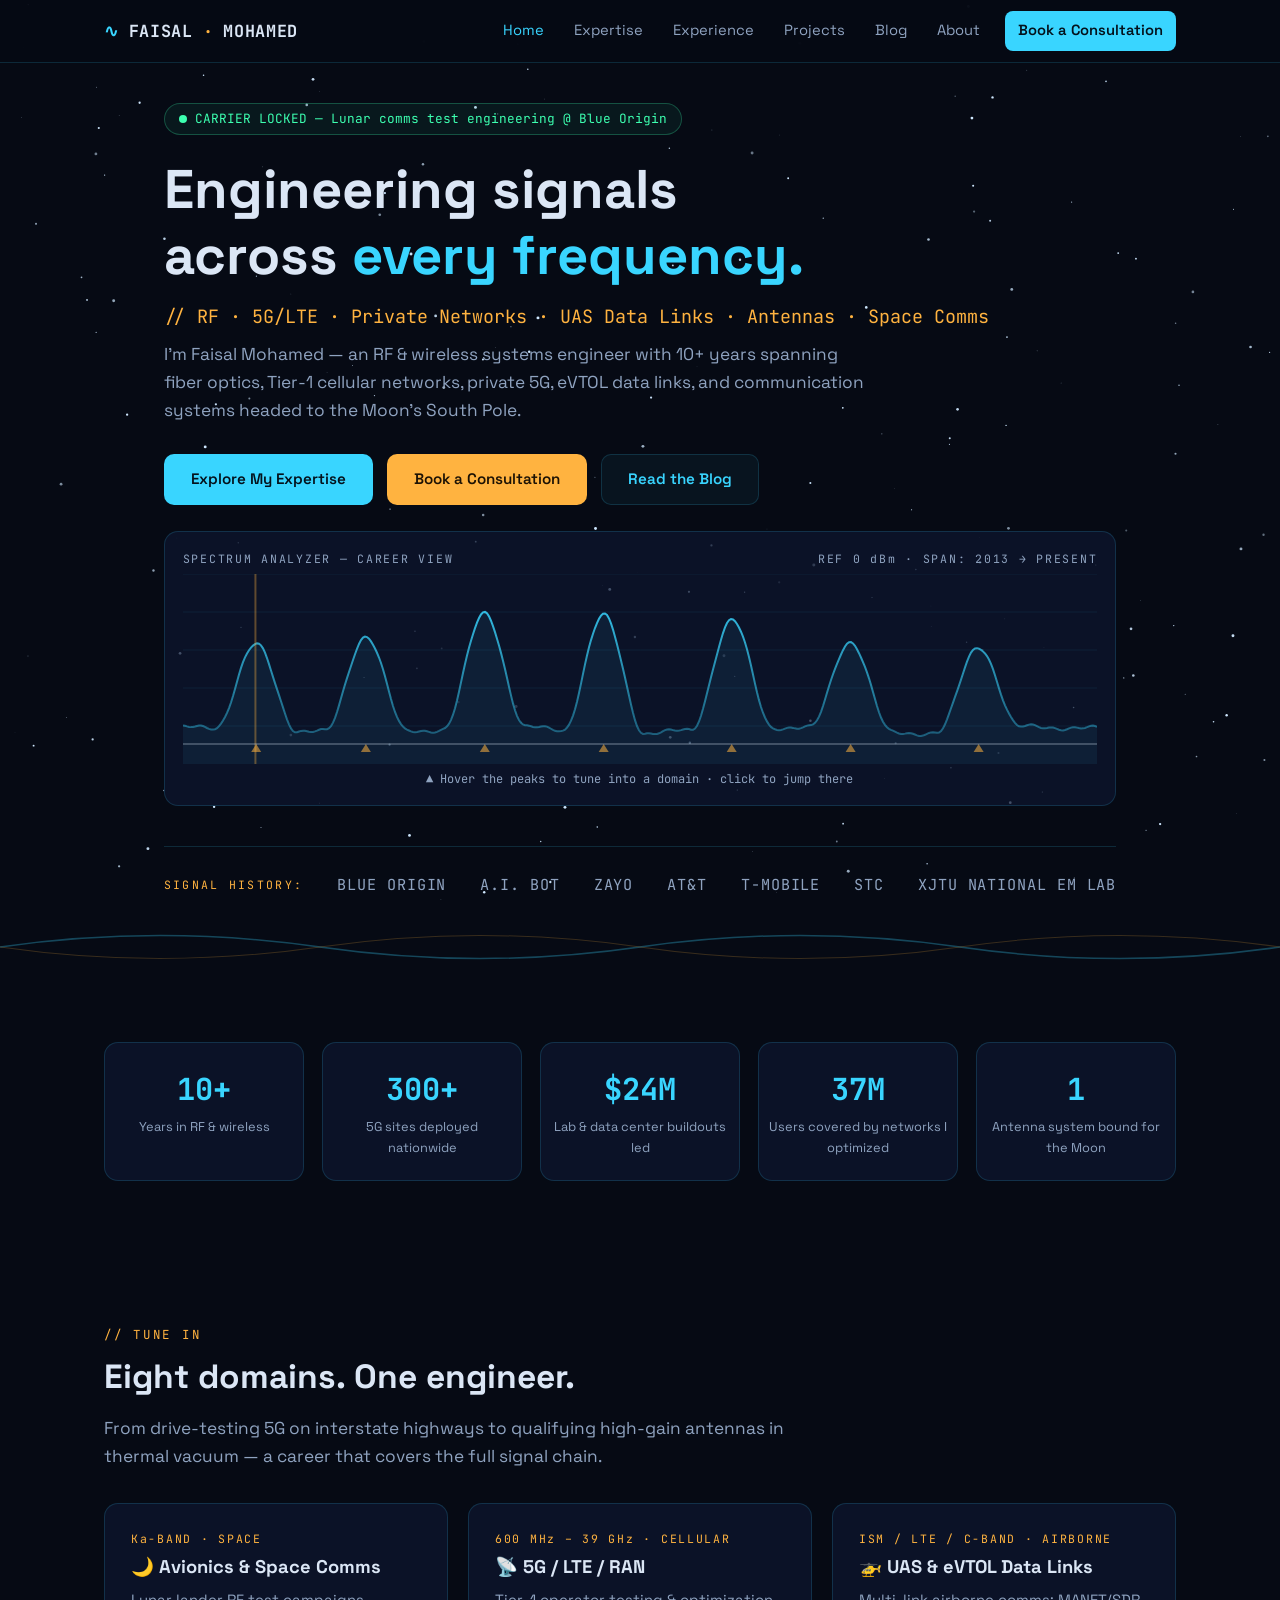
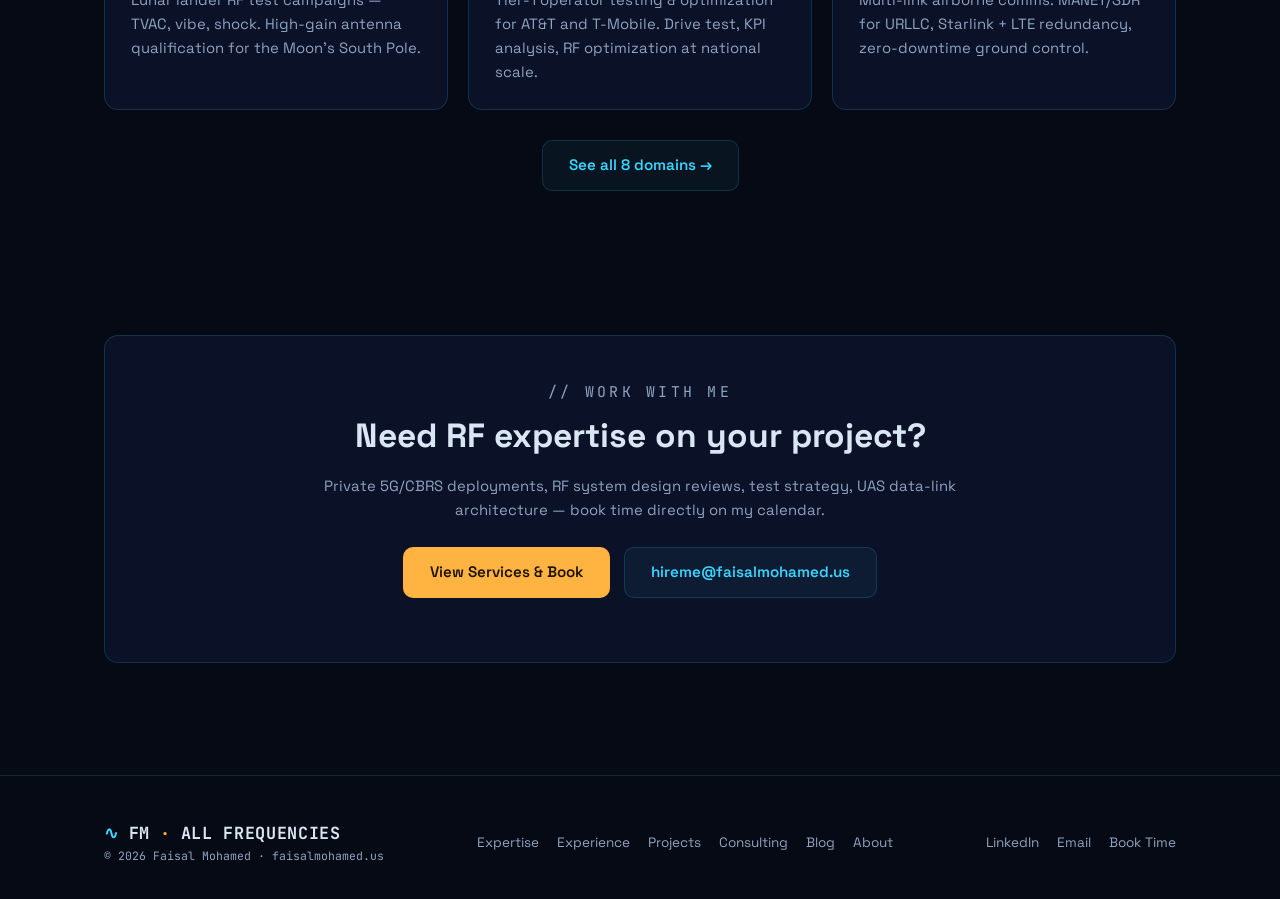
<file: index.html>
<!DOCTYPE html>
<html lang="en">
<head>
<meta charset="UTF-8">
<meta name="viewport" content="width=device-width, initial-scale=1.0">
<title>Faisal Mohamed — RF &amp; Wireless Systems Engineer | All Frequencies</title>
<meta name="description" content="Faisal Mohamed — RF & Wireless Systems Engineer. 10+ years across 5G/LTE RAN, private networks & CBRS, UAS data links, antenna design, and lunar spacecraft communications. Consulting & engineering services.">
<meta property="og:title" content="Faisal Mohamed — All Frequencies">
<meta property="og:description" content="RF & Wireless Systems Engineer — from fiber optics to the Moon.">
<meta property="og:url" content="https://faisalmohamed.us/">
<meta property="og:type" content="website">
<link rel="preconnect" href="https://fonts.googleapis.com">
<link href="https://fonts.googleapis.com/css2?family=Space+Grotesk:wght@400;500;700&family=JetBrains+Mono:wght@400;700&display=swap" rel="stylesheet">
<link rel="stylesheet" href="style.css">
<script type="application/ld+json">
{
  "@context": "https://schema.org",
  "@type": "Person",
  "name": "Faisal Mohamed",
  "jobTitle": "RF & Wireless Systems Engineer",
  "url": "https://faisalmohamed.us",
  "email": "mailto:hireme@faisalmohamed.us",
  "sameAs": ["https://www.linkedin.com/in/faisal4allfrequencies"],
  "knowsAbout": ["RF Engineering","5G","LTE","CBRS","Antenna Design","Avionics Testing","EMI/EMC","Satellite Communications","UAS Data Links"]
}
</script>
</head>
<body>
<canvas id="starfield"></canvas>

<header class="site">
  <div class="wrap">
    <a class="logo" href="index.html"><span class="wave">∿</span>FAISAL<span class="dot">·</span>MOHAMED</a>
    <button id="navToggle" aria-label="Menu">☰</button>
    <nav class="main">
      <a href="index.html">Home</a>
      <a href="expertise.html">Expertise</a>
      <a href="experience.html">Experience</a>
      <a href="projects.html">Projects</a>
      <a href="blog.html">Blog</a>
      <a href="about.html">About</a>
      <a href="consulting.html" class="cta">Book a Consultation</a>
    </nav>
  </div>
</header>

<main>
  <!-- HERO -->
  <section class="hero">
    <div class="wrap">
      <span class="status">CARRIER LOCKED — Lunar comms test engineering @ Blue Origin</span>
      <h1>Engineering signals<br>across <span class="accent">every frequency.</span></h1>
      <p class="tagline">// RF · 5G/LTE · Private Networks · UAS Data Links · Antennas · Space Comms</p>
      <p class="lead">I'm Faisal Mohamed — an RF &amp; wireless systems engineer with 10+ years spanning fiber optics, Tier-1 cellular networks, private 5G, eVTOL data links, and communication systems headed to the Moon's South Pole.</p>
      <div class="btn-row">
        <a class="btn primary" href="expertise.html">Explore My Expertise</a>
        <a class="btn amber" href="consulting.html">Book a Consultation</a>
        <a class="btn ghost" href="blog.html">Read the Blog</a>
      </div>

      <div class="spectrum-box">
        <div class="label"><span>SPECTRUM ANALYZER — CAREER VIEW</span><span>REF 0 dBm · SPAN: 2013 → PRESENT</span></div>
        <canvas id="spectrum"></canvas>
        <div id="bandTip"></div>
        <div class="spectrum-hint">▲ Hover the peaks to tune into a domain · click to jump there</div>
      </div>

      <div class="employers">
        <span class="lbl">Signal history:</span>
        <span>BLUE ORIGIN</span><span>A.I. BOT</span><span>ZAYO</span><span>AT&amp;T</span><span>T-MOBILE</span><span>STC</span><span>XJTU NATIONAL EM LAB</span>
      </div>
    </div>
  </section>

  <div class="wave-divider"><svg viewBox="0 0 1200 46" preserveAspectRatio="none"><path d="M0,23 Q75,0 150,23 T300,23 T450,23 T600,23 T750,23 T900,23 T1050,23 T1200,23" fill="none" stroke="#39d5ff" stroke-width="1.5" opacity="0.6"/><path d="M0,23 Q75,46 150,23 T300,23 T450,23 T600,23 T750,23 T900,23 T1050,23 T1200,23" fill="none" stroke="#ffb340" stroke-width="1" opacity="0.4"/></svg></div>

  <!-- STATS -->
  <section>
    <div class="wrap">
      <div class="stats reveal">
        <div class="stat"><div class="num">10+</div><div class="lbl">Years in RF &amp; wireless</div></div>
        <div class="stat"><div class="num">300+</div><div class="lbl">5G sites deployed nationwide</div></div>
        <div class="stat"><div class="num">$24M</div><div class="lbl">Lab &amp; data center buildouts led</div></div>
        <div class="stat"><div class="num">37M</div><div class="lbl">Users covered by networks I optimized</div></div>
        <div class="stat"><div class="num">1</div><div class="lbl">Antenna system bound for the Moon</div></div>
      </div>
    </div>
  </section>

  <!-- DOMAIN PREVIEW -->
  <section>
    <div class="wrap">
      <p class="kicker">// Tune In</p>
      <h2>Eight domains. One engineer.</h2>
      <p class="lead" style="margin-bottom:32px">From drive-testing 5G on interstate highways to qualifying high-gain antennas in thermal vacuum — a career that covers the full signal chain.</p>
      <div class="grid cols-3">
        <a class="card reveal" href="expertise.html#space" style="color:inherit;text-decoration:none">
          <div class="freq">Ka-BAND · SPACE</div>
          <h3>🌙 Avionics &amp; Space Comms</h3>
          <p>Lunar lander RF test campaigns — TVAC, vibe, shock. High-gain antenna qualification for the Moon's South Pole.</p>
        </a>
        <a class="card reveal" href="expertise.html#ran" style="color:inherit;text-decoration:none">
          <div class="freq">600 MHz – 39 GHz · CELLULAR</div>
          <h3>📡 5G / LTE / RAN</h3>
          <p>Tier-1 operator testing &amp; optimization for AT&amp;T and T-Mobile. Drive test, KPI analysis, RF optimization at national scale.</p>
        </a>
        <a class="card reveal" href="expertise.html#uas" style="color:inherit;text-decoration:none">
          <div class="freq">ISM / LTE / C-BAND · AIRBORNE</div>
          <h3>🚁 UAS &amp; eVTOL Data Links</h3>
          <p>Multi-link airborne comms: MANET/SDR for URLLC, Starlink + LTE redundancy, zero-downtime ground control.</p>
        </a>
      </div>
      <div style="text-align:center;margin-top:30px"><a class="btn ghost" href="expertise.html">See all 8 domains →</a></div>
    </div>
  </section>

  <!-- CONSULT strip -->
  <section>
    <div class="wrap">
      <div class="card reveal" style="text-align:center;padding:44px 26px">
        <p class="kicker">// Work With Me</p>
        <h2>Need RF expertise on your project?</h2>
        <p class="lead" style="margin:0 auto 26px">Private 5G/CBRS deployments, RF system design reviews, test strategy, UAS data-link architecture — book time directly on my calendar.</p>
        <div class="btn-row" style="justify-content:center">
          <a class="btn amber" href="consulting.html">View Services &amp; Book</a>
          <a class="btn ghost" href="mailto:hireme@faisalmohamed.us">hireme@faisalmohamed.us</a>
        </div>
      </div>
    </div>
  </section>
</main>

<footer class="site">
  <div class="wrap">
    <div>
      <div class="logo"><span class="wave">∿</span>FM<span class="dot">·</span>ALL FREQUENCIES</div>
      <div class="fine">© 2026 Faisal Mohamed · faisalmohamed.us</div>
    </div>
    <nav>
      <a href="expertise.html">Expertise</a>
      <a href="experience.html">Experience</a>
      <a href="projects.html">Projects</a>
      <a href="consulting.html">Consulting</a>
      <a href="blog.html">Blog</a>
      <a href="about.html">About</a>
    </nav>
    <nav>
      <a href="https://www.linkedin.com/in/faisal4allfrequencies" target="_blank" rel="noopener">LinkedIn</a>
      <a href="mailto:hireme@faisalmohamed.us">Email</a>
      <a href="https://outlook.office.com/bookwithme/user/b26dcd0c47854907a6004867aa557a21@faisalmohamed.us?anonymous&amp;ismsaljsauthenabled&amp;ep=pcard" target="_blank" rel="noopener">Book Time</a>
    </nav>
  </div>
</footer>

<script src="main.js"></script>
<script src="spectrum.js"></script>
</body>
</html>
</file>
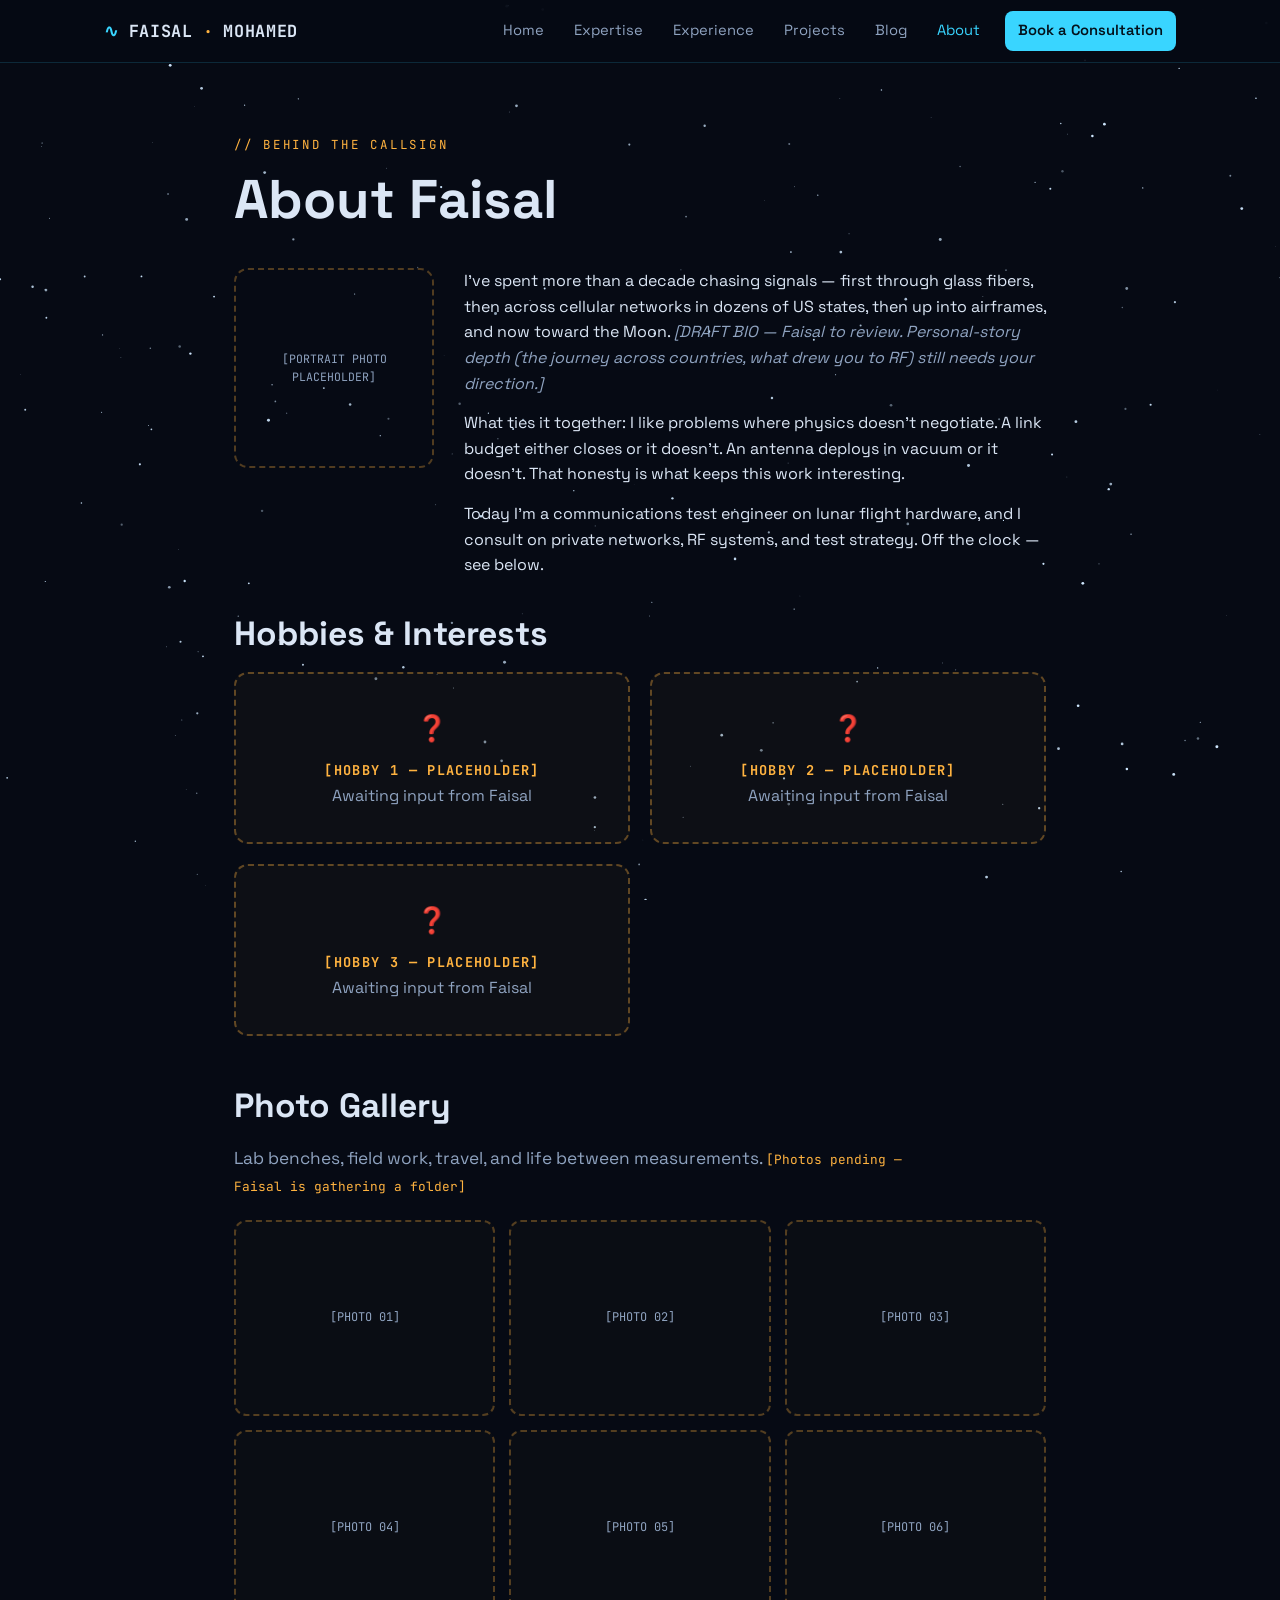
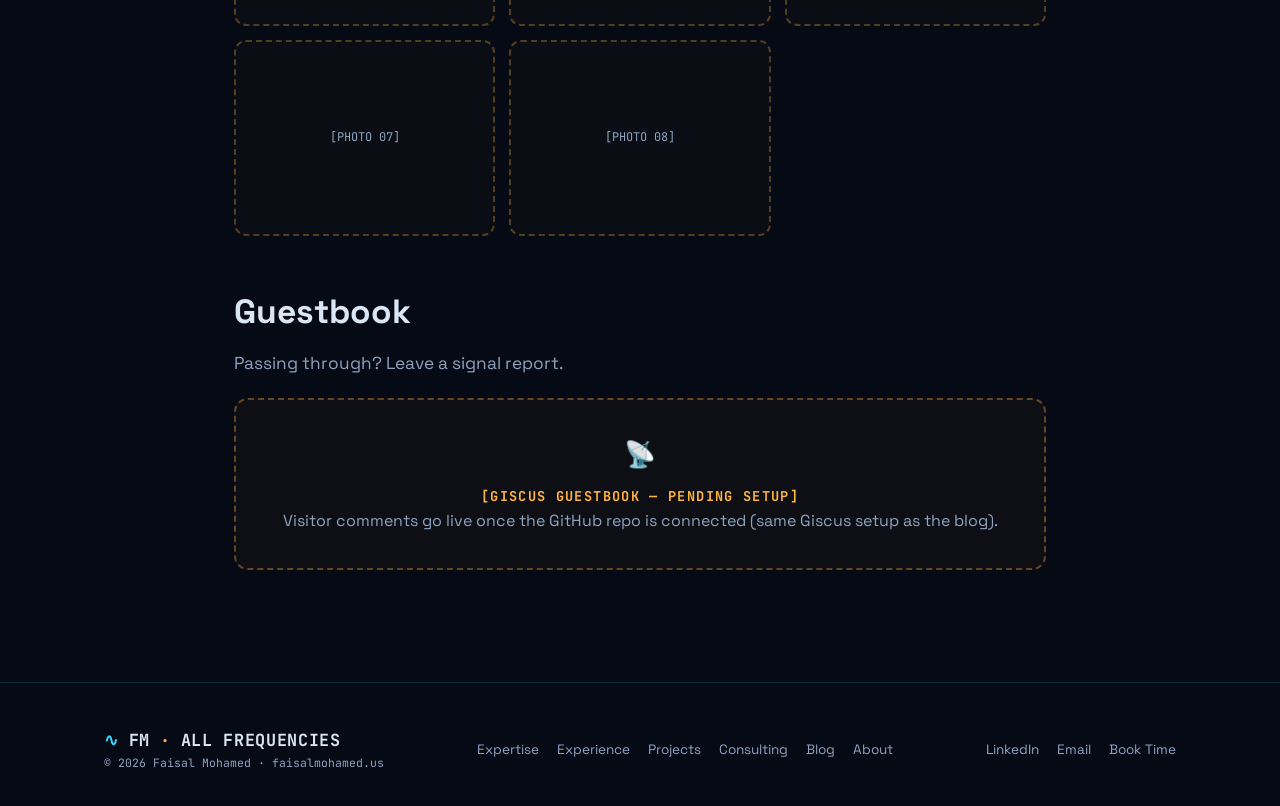
<file: about.html>
<!DOCTYPE html>
<html lang="en">
<head>
<meta charset="UTF-8">
<meta name="viewport" content="width=device-width, initial-scale=1.0">
<title>About — Faisal Mohamed</title>
<meta name="description" content="About Faisal Mohamed — RF & wireless systems engineer. Story, hobbies, photos, and guestbook.">
<link rel="preconnect" href="https://fonts.googleapis.com">
<link href="https://fonts.googleapis.com/css2?family=Space+Grotesk:wght@400;500;700&family=JetBrains+Mono:wght@400;700&display=swap" rel="stylesheet">
<link rel="stylesheet" href="style.css">
</head>
<body>
<canvas id="starfield"></canvas>

<header class="site">
  <div class="wrap">
    <a class="logo" href="index.html"><span class="wave">∿</span>FAISAL<span class="dot">·</span>MOHAMED</a>
    <button id="navToggle" aria-label="Menu">☰</button>
    <nav class="main">
      <a href="index.html">Home</a>
      <a href="expertise.html">Expertise</a>
      <a href="experience.html">Experience</a>
      <a href="projects.html">Projects</a>
      <a href="blog.html">Blog</a>
      <a href="about.html">About</a>
      <a href="consulting.html" class="cta">Book a Consultation</a>
    </nav>
  </div>
</header>

<main>
<section>
  <div class="wrap" style="max-width:860px">
    <p class="kicker">// Behind the Callsign</p>
    <h1>About Faisal</h1>

    <div style="display:grid;grid-template-columns:200px 1fr;gap:30px;margin:36px 0;align-items:start">
      <div class="ph-tile" style="aspect-ratio:1;border:2px dashed rgba(255,179,64,0.3);border-radius:14px;display:flex;align-items:center;justify-content:center;color:var(--text-dim);font-family:var(--mono);font-size:0.72rem;text-align:center;padding:10px">[PORTRAIT PHOTO<br>PLACEHOLDER]</div>
      <div>
        <p style="margin-bottom:14px">I've spent more than a decade chasing signals — first through glass fibers, then across cellular networks in dozens of US states, then up into airframes, and now toward the Moon. <em style="color:var(--text-dim)">[DRAFT BIO — Faisal to review. Personal-story depth (the journey across countries, what drew you to RF) still needs your direction.]</em></p>
        <p style="margin-bottom:14px">What ties it together: I like problems where physics doesn't negotiate. A link budget either closes or it doesn't. An antenna deploys in vacuum or it doesn't. That honesty is what keeps this work interesting.</p>
        <p>Today I'm a communications test engineer on lunar flight hardware, and I consult on private networks, RF systems, and test strategy. Off the clock — see below.</p>
      </div>
    </div>

    <h2>Hobbies &amp; Interests</h2>
    <div class="grid cols-3" style="margin-bottom:50px">
      <div class="placeholder"><span class="ph-icon">❓</span><strong>[HOBBY 1 — PLACEHOLDER]</strong><p>Awaiting input from Faisal</p></div>
      <div class="placeholder"><span class="ph-icon">❓</span><strong>[HOBBY 2 — PLACEHOLDER]</strong><p>Awaiting input from Faisal</p></div>
      <div class="placeholder"><span class="ph-icon">❓</span><strong>[HOBBY 3 — PLACEHOLDER]</strong><p>Awaiting input from Faisal</p></div>
    </div>

    <h2>Photo Gallery</h2>
    <p class="lead" style="margin-bottom:20px">Lab benches, field work, travel, and life between measurements. <span style="font-family:var(--mono);font-size:0.8rem;color:var(--amber)">[Photos pending — Faisal is gathering a folder]</span></p>
    <div class="gallery" style="margin-bottom:56px">
      <div class="ph-tile">[PHOTO 01]</div>
      <div class="ph-tile">[PHOTO 02]</div>
      <div class="ph-tile">[PHOTO 03]</div>
      <div class="ph-tile">[PHOTO 04]</div>
      <div class="ph-tile">[PHOTO 05]</div>
      <div class="ph-tile">[PHOTO 06]</div>
      <div class="ph-tile">[PHOTO 07]</div>
      <div class="ph-tile">[PHOTO 08]</div>
    </div>

    <h2>Guestbook</h2>
    <p class="lead" style="margin-bottom:20px">Passing through? Leave a signal report.</p>
    <div class="placeholder">
      <span class="ph-icon">📡</span>
      <strong>[GISCUS GUESTBOOK — PENDING SETUP]</strong>
      <p>Visitor comments go live once the GitHub repo is connected (same Giscus setup as the blog).</p>
    </div>
  </div>
</section>
</main>

<footer class="site">
  <div class="wrap">
    <div>
      <div class="logo"><span class="wave">∿</span>FM<span class="dot">·</span>ALL FREQUENCIES</div>
      <div class="fine">© 2026 Faisal Mohamed · faisalmohamed.us</div>
    </div>
    <nav>
      <a href="expertise.html">Expertise</a>
      <a href="experience.html">Experience</a>
      <a href="projects.html">Projects</a>
      <a href="consulting.html">Consulting</a>
      <a href="blog.html">Blog</a>
      <a href="about.html">About</a>
    </nav>
    <nav>
      <a href="https://www.linkedin.com/in/faisal4allfrequencies" target="_blank" rel="noopener">LinkedIn</a>
      <a href="mailto:hireme@faisalmohamed.us">Email</a>
      <a href="https://outlook.office.com/bookwithme/user/b26dcd0c47854907a6004867aa557a21@faisalmohamed.us?anonymous&amp;ismsaljsauthenabled&amp;ep=pcard" target="_blank" rel="noopener">Book Time</a>
    </nav>
  </div>
</footer>

<script src="main.js"></script>
</body>
</html>
</file>
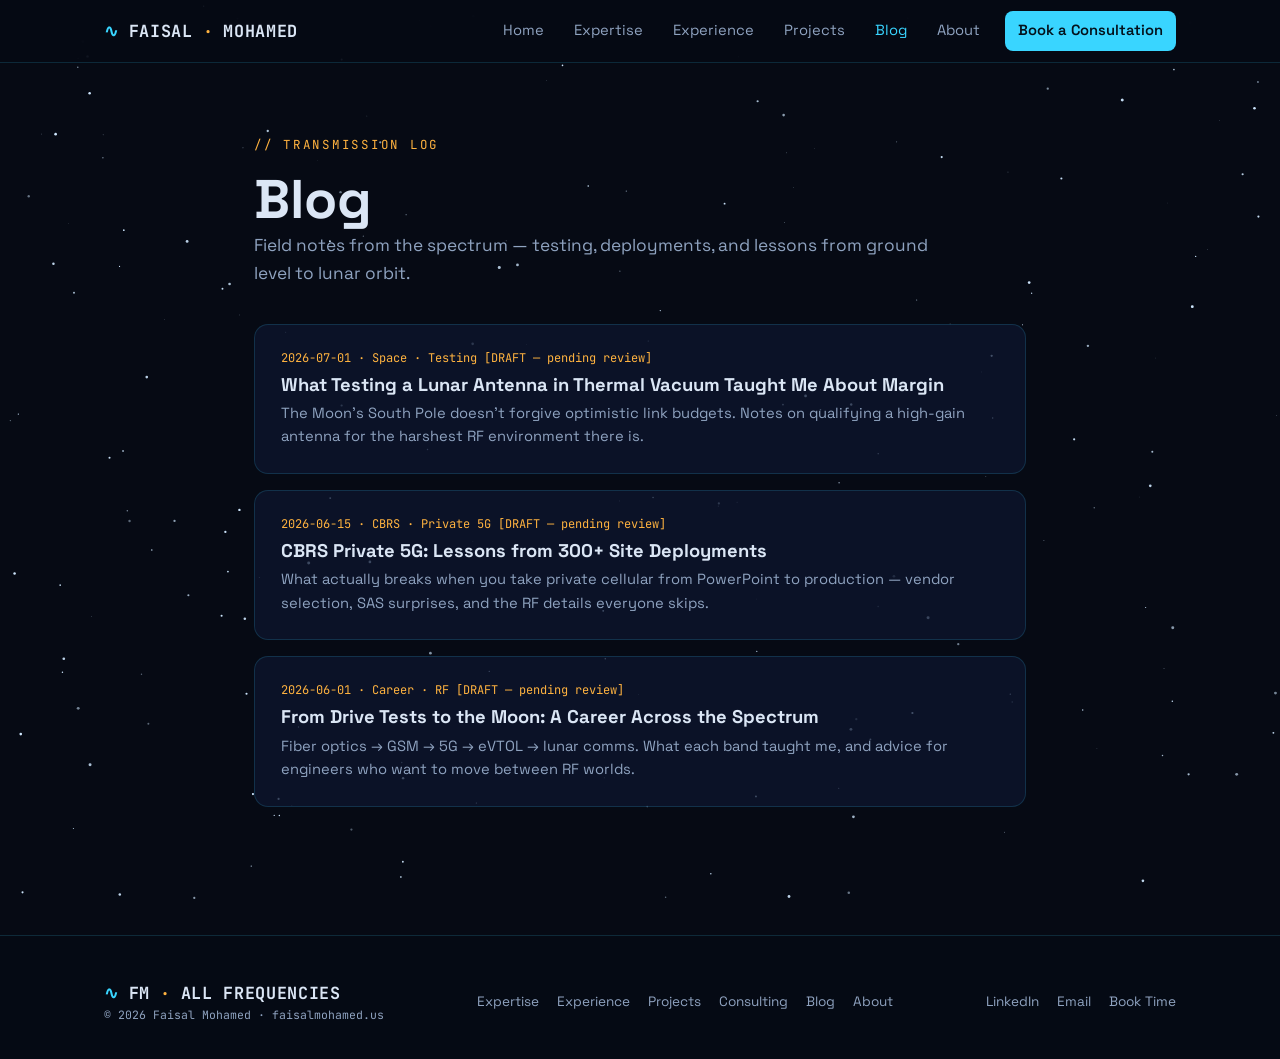
<file: blog.html>
<!DOCTYPE html>
<html lang="en">
<head>
<meta charset="UTF-8">
<meta name="viewport" content="width=device-width, initial-scale=1.0">
<title>Blog — Faisal Mohamed | Notes from All Frequencies</title>
<meta name="description" content="Field notes on RF engineering, 5G, private networks, UAS data links, and space communications.">
<link rel="preconnect" href="https://fonts.googleapis.com">
<link href="https://fonts.googleapis.com/css2?family=Space+Grotesk:wght@400;500;700&family=JetBrains+Mono:wght@400;700&display=swap" rel="stylesheet">
<link rel="stylesheet" href="style.css">
</head>
<body>
<canvas id="starfield"></canvas>

<header class="site">
  <div class="wrap">
    <a class="logo" href="index.html"><span class="wave">∿</span>FAISAL<span class="dot">·</span>MOHAMED</a>
    <button id="navToggle" aria-label="Menu">☰</button>
    <nav class="main">
      <a href="index.html">Home</a>
      <a href="expertise.html">Expertise</a>
      <a href="experience.html">Experience</a>
      <a href="projects.html">Projects</a>
      <a href="blog.html">Blog</a>
      <a href="about.html">About</a>
      <a href="consulting.html" class="cta">Book a Consultation</a>
    </nav>
  </div>
</header>

<main>
<section>
  <div class="wrap" style="max-width:820px">
    <p class="kicker">// Transmission Log</p>
    <h1>Blog</h1>
    <p class="lead" style="margin-bottom:36px">Field notes from the spectrum — testing, deployments, and lessons from ground level to lunar orbit.</p>
    <div id="postList"><p style="color:var(--text-dim);font-family:var(--mono)">ACQUIRING SIGNAL…</p></div>
  </div>
</section>
</main>

<footer class="site">
  <div class="wrap">
    <div>
      <div class="logo"><span class="wave">∿</span>FM<span class="dot">·</span>ALL FREQUENCIES</div>
      <div class="fine">© 2026 Faisal Mohamed · faisalmohamed.us</div>
    </div>
    <nav>
      <a href="expertise.html">Expertise</a>
      <a href="experience.html">Experience</a>
      <a href="projects.html">Projects</a>
      <a href="consulting.html">Consulting</a>
      <a href="blog.html">Blog</a>
      <a href="about.html">About</a>
    </nav>
    <nav>
      <a href="https://www.linkedin.com/in/faisal4allfrequencies" target="_blank" rel="noopener">LinkedIn</a>
      <a href="mailto:hireme@faisalmohamed.us">Email</a>
      <a href="https://outlook.office.com/bookwithme/user/b26dcd0c47854907a6004867aa557a21@faisalmohamed.us?anonymous&amp;ismsaljsauthenabled&amp;ep=pcard" target="_blank" rel="noopener">Book Time</a>
    </nav>
  </div>
</footer>

<script src="main.js"></script>
<script>
fetch("posts.json")
  .then(r => r.json())
  .then(posts => {
    const el = document.getElementById("postList");
    el.innerHTML = "";
    posts
      .sort((a, b) => b.date.localeCompare(a.date))
      .forEach(p => {
        const a = document.createElement("a");
        a.className = "post-item";
        a.href = "post.html?p=" + encodeURIComponent(p.slug);
        a.innerHTML =
          '<div class="meta">' + p.date + " · " + p.tags.join(" · ") + (p.draft ? "  [DRAFT — pending review]" : "") + "</div>" +
          "<h3>" + p.title + "</h3><p>" + p.excerpt + "</p>";
        el.appendChild(a);
      });
  })
  .catch(() => {
    document.getElementById("postList").innerHTML =
      '<p style="color:var(--text-dim)">No transmissions yet. Check back soon.</p>';
  });
</script>
</body>
</html>
</file>
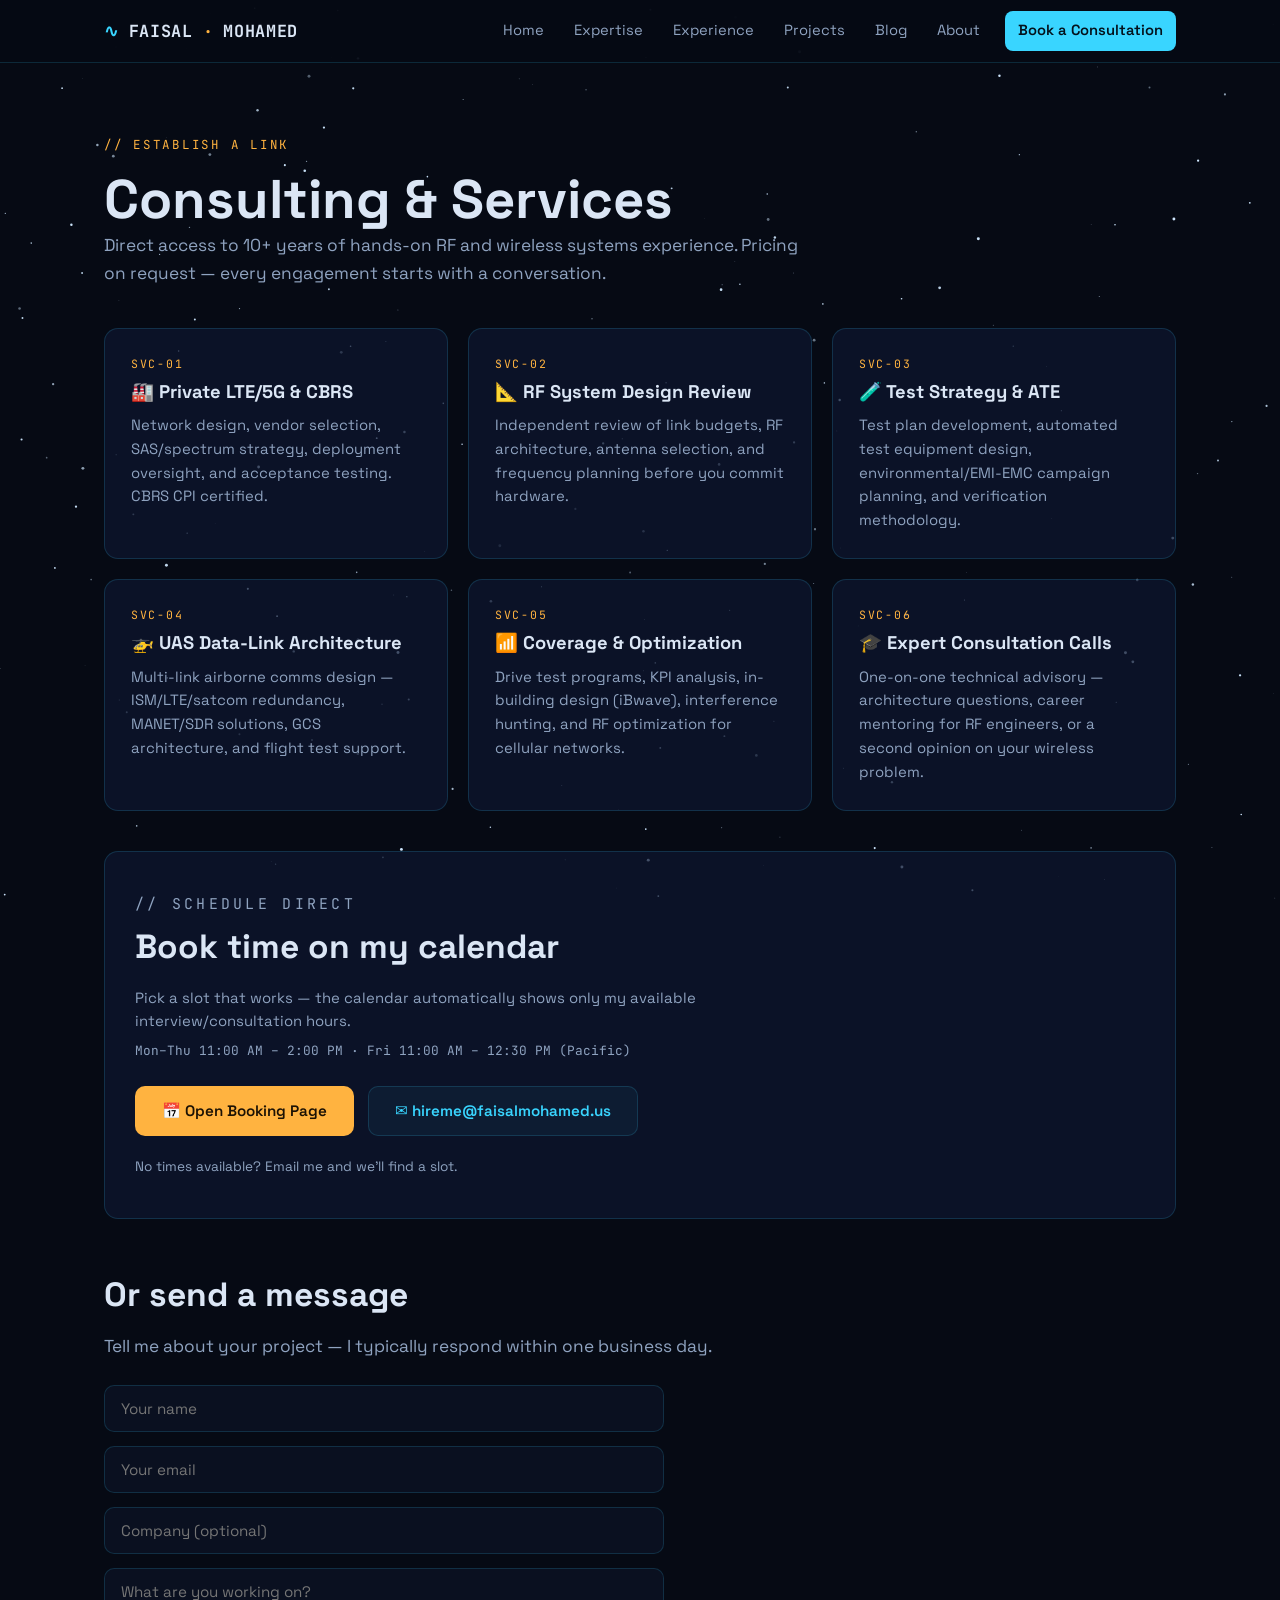
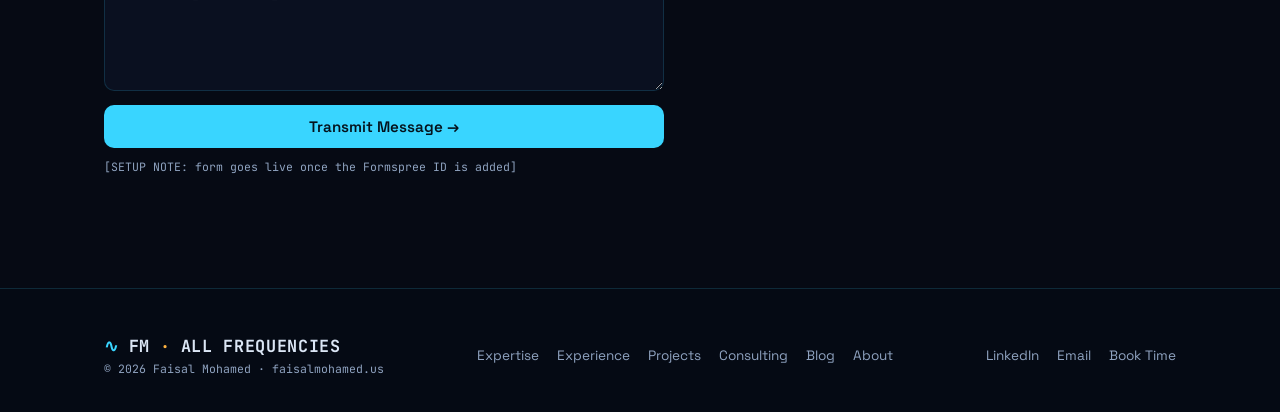
<file: consulting.html>
<!DOCTYPE html>
<html lang="en">
<head>
<meta charset="UTF-8">
<meta name="viewport" content="width=device-width, initial-scale=1.0">
<title>Consulting — Faisal Mohamed | RF & Wireless Engineering Services</title>
<meta name="description" content="RF consulting services: private LTE/5G & CBRS deployment, RF system design review, test strategy & ATE development, UAS data-link architecture. Book directly.">
<link rel="preconnect" href="https://fonts.googleapis.com">
<link href="https://fonts.googleapis.com/css2?family=Space+Grotesk:wght@400;500;700&family=JetBrains+Mono:wght@400;700&display=swap" rel="stylesheet">
<link rel="stylesheet" href="style.css">
</head>
<body>
<canvas id="starfield"></canvas>

<header class="site">
  <div class="wrap">
    <a class="logo" href="index.html"><span class="wave">∿</span>FAISAL<span class="dot">·</span>MOHAMED</a>
    <button id="navToggle" aria-label="Menu">☰</button>
    <nav class="main">
      <a href="index.html">Home</a>
      <a href="expertise.html">Expertise</a>
      <a href="experience.html">Experience</a>
      <a href="projects.html">Projects</a>
      <a href="blog.html">Blog</a>
      <a href="about.html">About</a>
      <a href="consulting.html" class="cta">Book a Consultation</a>
    </nav>
  </div>
</header>

<main>
<section>
  <div class="wrap">
    <p class="kicker">// Establish a Link</p>
    <h1>Consulting &amp; Services</h1>
    <p class="lead" style="margin-bottom:40px">Direct access to 10+ years of hands-on RF and wireless systems experience. Pricing on request — every engagement starts with a conversation.</p>

    <div class="grid cols-3">
      <div class="card reveal">
        <div class="freq">SVC-01</div>
        <h3>🏭 Private LTE/5G &amp; CBRS</h3>
        <p>Network design, vendor selection, SAS/spectrum strategy, deployment oversight, and acceptance testing. CBRS CPI certified.</p>
      </div>
      <div class="card reveal">
        <div class="freq">SVC-02</div>
        <h3>📐 RF System Design Review</h3>
        <p>Independent review of link budgets, RF architecture, antenna selection, and frequency planning before you commit hardware.</p>
      </div>
      <div class="card reveal">
        <div class="freq">SVC-03</div>
        <h3>🧪 Test Strategy &amp; ATE</h3>
        <p>Test plan development, automated test equipment design, environmental/EMI-EMC campaign planning, and verification methodology.</p>
      </div>
      <div class="card reveal">
        <div class="freq">SVC-04</div>
        <h3>🚁 UAS Data-Link Architecture</h3>
        <p>Multi-link airborne comms design — ISM/LTE/satcom redundancy, MANET/SDR solutions, GCS architecture, and flight test support.</p>
      </div>
      <div class="card reveal">
        <div class="freq">SVC-05</div>
        <h3>📶 Coverage &amp; Optimization</h3>
        <p>Drive test programs, KPI analysis, in-building design (iBwave), interference hunting, and RF optimization for cellular networks.</p>
      </div>
      <div class="card reveal">
        <div class="freq">SVC-06</div>
        <h3>🎓 Expert Consultation Calls</h3>
        <p>One-on-one technical advisory — architecture questions, career mentoring for RF engineers, or a second opinion on your wireless problem.</p>
      </div>
    </div>

    <!-- BOOKING -->
    <div class="card reveal" style="margin-top:40px;padding:40px 30px" id="book">
      <p class="kicker">// Schedule Direct</p>
      <h2>Book time on my calendar</h2>
      <p class="lead" style="margin-bottom:8px">Pick a slot that works — the calendar automatically shows only my available interview/consultation hours.</p>
      <p style="color:var(--text-dim);font-family:var(--mono);font-size:0.8rem;margin-bottom:24px">Mon–Thu 11:00 AM – 2:00 PM · Fri 11:00 AM – 12:30 PM (Pacific)</p>
      <div class="btn-row">
        <a class="btn amber" href="https://outlook.office.com/bookwithme/user/b26dcd0c47854907a6004867aa557a21@faisalmohamed.us?anonymous&amp;ismsaljsauthenabled&amp;ep=pcard" target="_blank" rel="noopener">📅 Open Booking Page</a>
        <a class="btn ghost" href="mailto:hireme@faisalmohamed.us">✉ hireme@faisalmohamed.us</a>
      </div>
      <p style="color:var(--text-dim);font-size:0.85rem;margin-top:14px">No times available? Email me and we'll find a slot.</p>
    </div>

    <!-- CONTACT FORM -->
    <div style="margin-top:56px" class="reveal">
      <h2>Or send a message</h2>
      <p class="lead" style="margin-bottom:24px">Tell me about your project — I typically respond within one business day.</p>
      <!-- PLACEHOLDER: replace YOUR_FORM_ID after creating a free form at formspree.io -->
      <form class="contact" action="https://formspree.io/f/YOUR_FORM_ID" method="POST">
        <input type="text" name="name" placeholder="Your name" required>
        <input type="email" name="email" placeholder="Your email" required>
        <input type="text" name="company" placeholder="Company (optional)">
        <textarea name="message" rows="5" placeholder="What are you working on?" required></textarea>
        <button class="btn primary" type="submit" style="border:none;cursor:pointer;font-family:var(--sans)">Transmit Message →</button>
      </form>
      <p style="color:var(--text-dim);font-family:var(--mono);font-size:0.72rem;margin-top:10px">[SETUP NOTE: form goes live once the Formspree ID is added]</p>
    </div>
  </div>
</section>
</main>

<footer class="site">
  <div class="wrap">
    <div>
      <div class="logo"><span class="wave">∿</span>FM<span class="dot">·</span>ALL FREQUENCIES</div>
      <div class="fine">© 2026 Faisal Mohamed · faisalmohamed.us</div>
    </div>
    <nav>
      <a href="expertise.html">Expertise</a>
      <a href="experience.html">Experience</a>
      <a href="projects.html">Projects</a>
      <a href="consulting.html">Consulting</a>
      <a href="blog.html">Blog</a>
      <a href="about.html">About</a>
    </nav>
    <nav>
      <a href="https://www.linkedin.com/in/faisal4allfrequencies" target="_blank" rel="noopener">LinkedIn</a>
      <a href="mailto:hireme@faisalmohamed.us">Email</a>
      <a href="https://outlook.office.com/bookwithme/user/b26dcd0c47854907a6004867aa557a21@faisalmohamed.us?anonymous&amp;ismsaljsauthenabled&amp;ep=pcard" target="_blank" rel="noopener">Book Time</a>
    </nav>
  </div>
</footer>

<script src="main.js"></script>
</body>
</html>
</file>
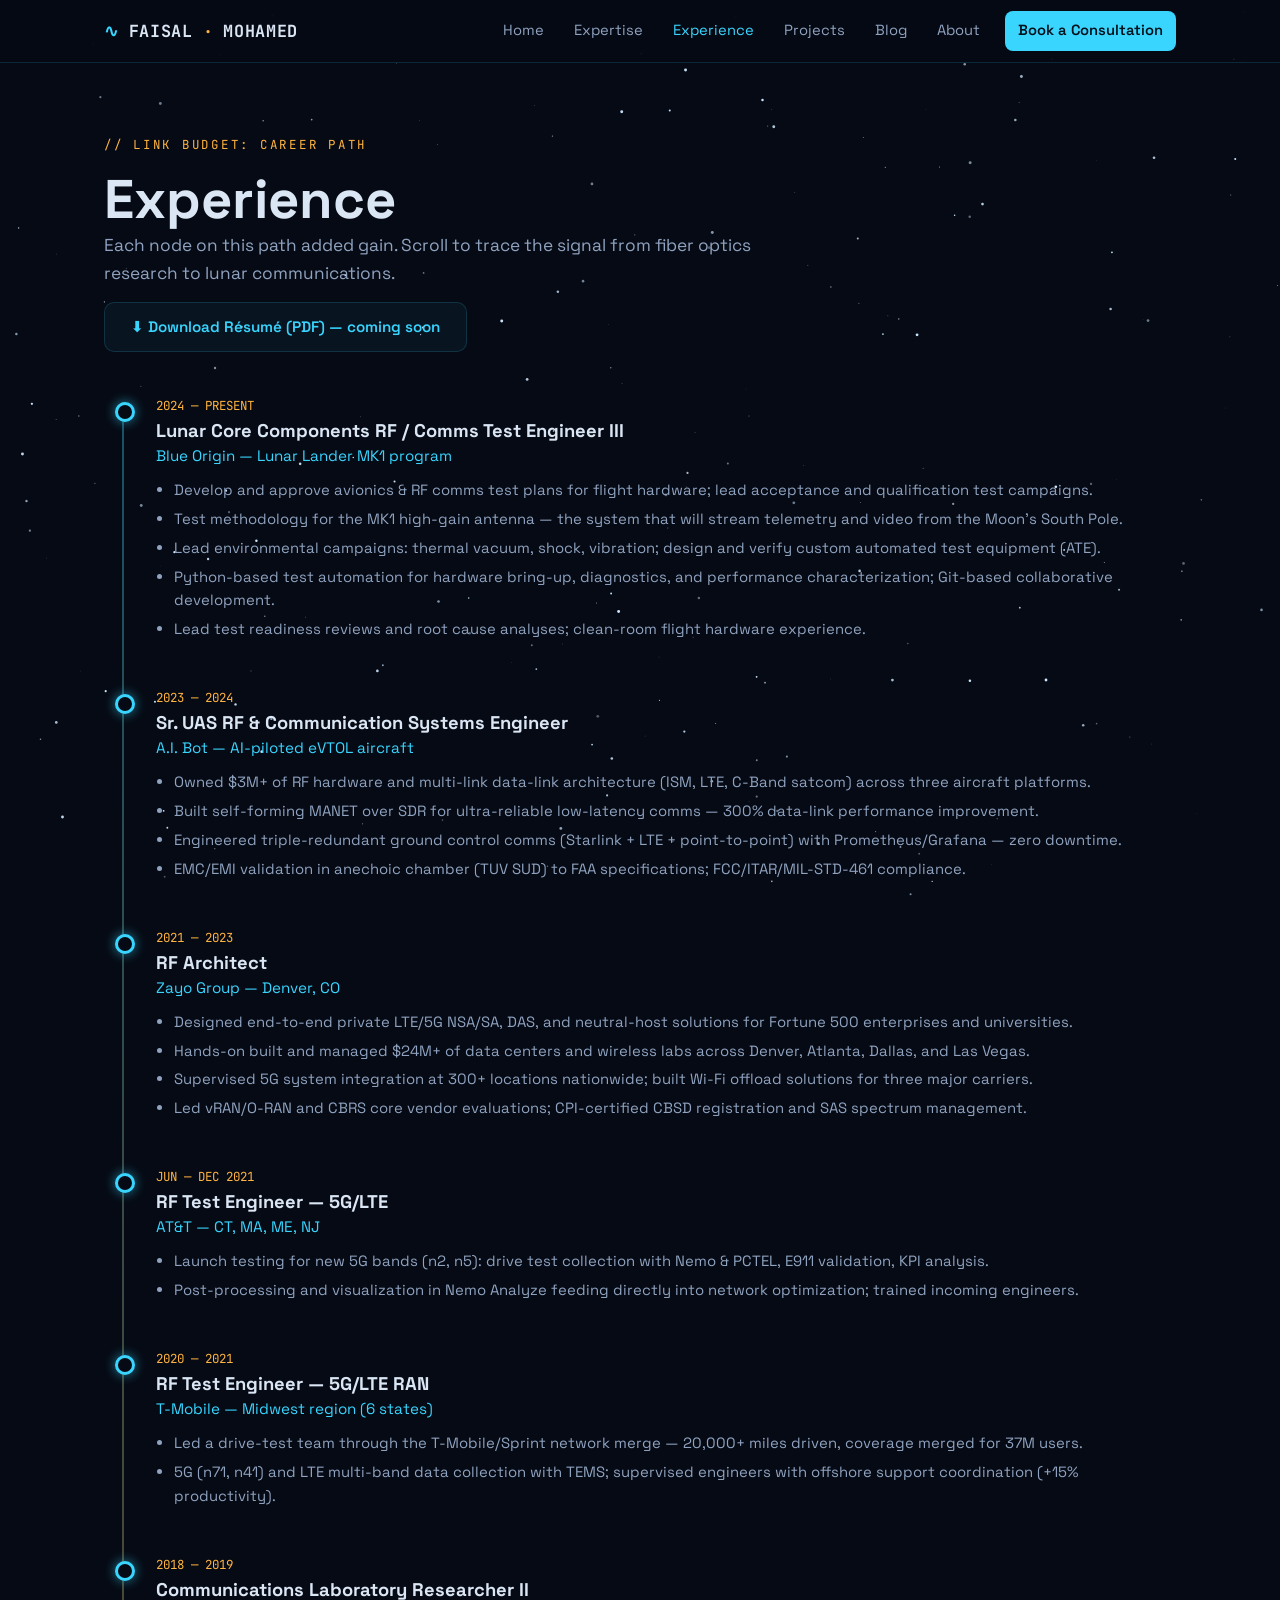
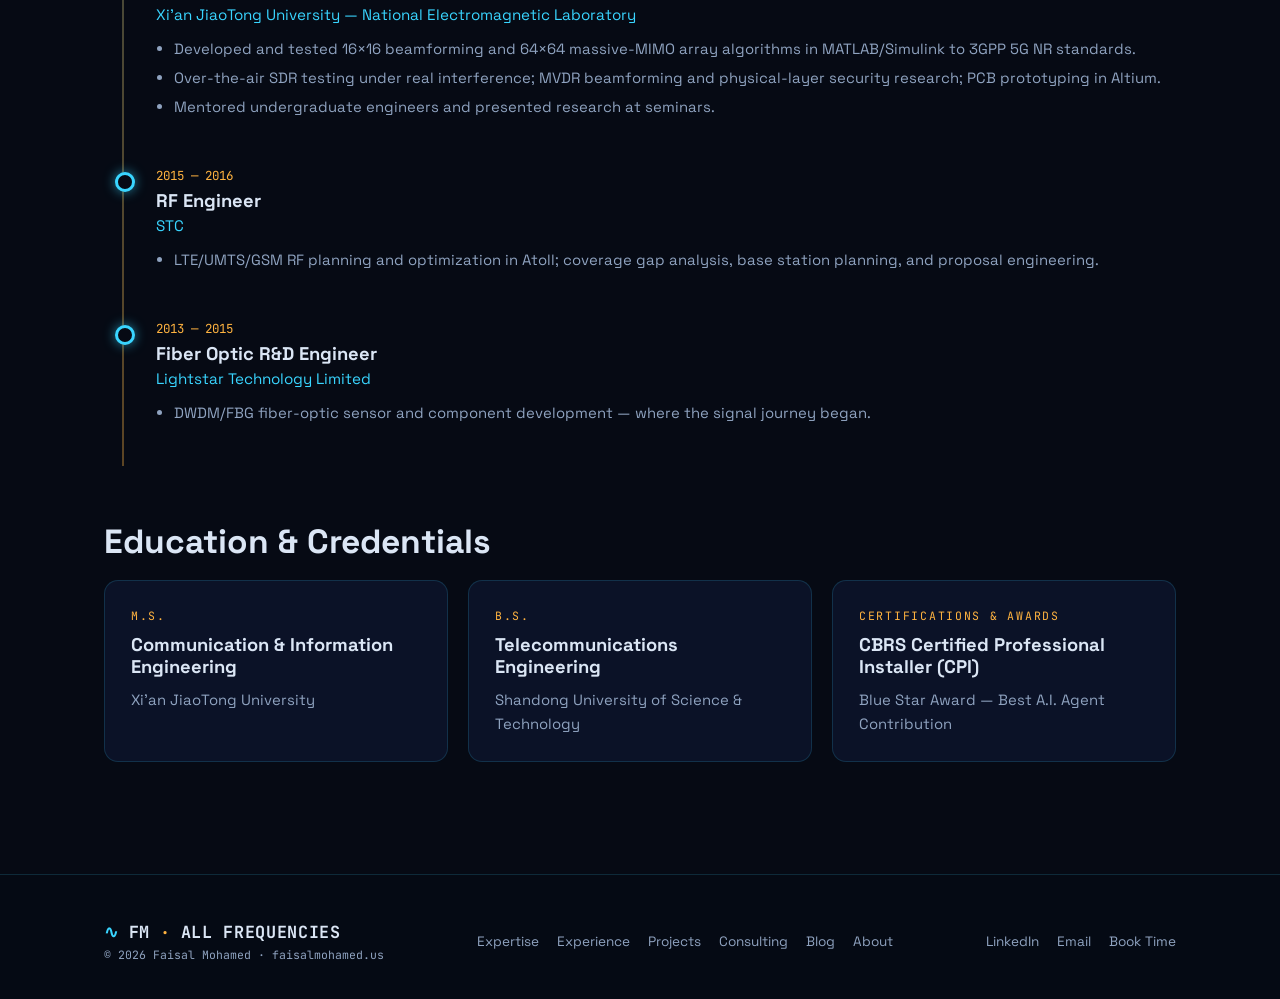
<file: experience.html>
<!DOCTYPE html>
<html lang="en">
<head>
<meta charset="UTF-8">
<meta name="viewport" content="width=device-width, initial-scale=1.0">
<title>Experience — Faisal Mohamed | Career Timeline</title>
<meta name="description" content="Career timeline: Blue Origin, A.I. Bot, Zayo Group, AT&T, T-Mobile, Xi'an JiaoTong University, STC, Lightstar. 10+ years in RF and wireless engineering.">
<link rel="preconnect" href="https://fonts.googleapis.com">
<link href="https://fonts.googleapis.com/css2?family=Space+Grotesk:wght@400;500;700&family=JetBrains+Mono:wght@400;700&display=swap" rel="stylesheet">
<link rel="stylesheet" href="style.css">
</head>
<body>
<canvas id="starfield"></canvas>

<header class="site">
  <div class="wrap">
    <a class="logo" href="index.html"><span class="wave">∿</span>FAISAL<span class="dot">·</span>MOHAMED</a>
    <button id="navToggle" aria-label="Menu">☰</button>
    <nav class="main">
      <a href="index.html">Home</a>
      <a href="expertise.html">Expertise</a>
      <a href="experience.html">Experience</a>
      <a href="projects.html">Projects</a>
      <a href="blog.html">Blog</a>
      <a href="about.html">About</a>
      <a href="consulting.html" class="cta">Book a Consultation</a>
    </nav>
  </div>
</header>

<main>
<section>
  <div class="wrap">
    <p class="kicker">// Link Budget: Career Path</p>
    <h1>Experience</h1>
    <p class="lead" style="margin-bottom:14px">Each node on this path added gain. Scroll to trace the signal from fiber optics research to lunar communications.</p>
    <p style="margin-bottom:44px">
      <a class="btn ghost" href="#" title="PLACEHOLDER — public résumé PDF to be added">⬇ Download Résumé (PDF) — coming soon</a>
    </p>

    <div class="timeline">

      <div class="tnode">
        <div class="period">2024 — PRESENT</div>
        <h3>Lunar Core Components RF / Comms Test Engineer III</h3>
        <div class="org">Blue Origin — Lunar Lander MK1 program</div>
        <ul>
          <li>Develop and approve avionics &amp; RF comms test plans for flight hardware; lead acceptance and qualification test campaigns.</li>
          <li>Test methodology for the MK1 high-gain antenna — the system that will stream telemetry and video from the Moon's South Pole.</li>
          <li>Lead environmental campaigns: thermal vacuum, shock, vibration; design and verify custom automated test equipment (ATE).</li>
          <li>Python-based test automation for hardware bring-up, diagnostics, and performance characterization; Git-based collaborative development.</li>
          <li>Lead test readiness reviews and root cause analyses; clean-room flight hardware experience.</li>
        </ul>
      </div>

      <div class="tnode">
        <div class="period">2023 — 2024</div>
        <h3>Sr. UAS RF &amp; Communication Systems Engineer</h3>
        <div class="org">A.I. Bot — AI-piloted eVTOL aircraft</div>
        <ul>
          <li>Owned $3M+ of RF hardware and multi-link data-link architecture (ISM, LTE, C-Band satcom) across three aircraft platforms.</li>
          <li>Built self-forming MANET over SDR for ultra-reliable low-latency comms — 300% data-link performance improvement.</li>
          <li>Engineered triple-redundant ground control comms (Starlink + LTE + point-to-point) with Prometheus/Grafana — zero downtime.</li>
          <li>EMC/EMI validation in anechoic chamber (TUV SUD) to FAA specifications; FCC/ITAR/MIL-STD-461 compliance.</li>
        </ul>
      </div>

      <div class="tnode">
        <div class="period">2021 — 2023</div>
        <h3>RF Architect</h3>
        <div class="org">Zayo Group — Denver, CO</div>
        <ul>
          <li>Designed end-to-end private LTE/5G NSA/SA, DAS, and neutral-host solutions for Fortune 500 enterprises and universities.</li>
          <li>Hands-on built and managed $24M+ of data centers and wireless labs across Denver, Atlanta, Dallas, and Las Vegas.</li>
          <li>Supervised 5G system integration at 300+ locations nationwide; built Wi-Fi offload solutions for three major carriers.</li>
          <li>Led vRAN/O-RAN and CBRS core vendor evaluations; CPI-certified CBSD registration and SAS spectrum management.</li>
        </ul>
      </div>

      <div class="tnode">
        <div class="period">JUN — DEC 2021</div>
        <h3>RF Test Engineer — 5G/LTE</h3>
        <div class="org">AT&amp;T — CT, MA, ME, NJ</div>
        <ul>
          <li>Launch testing for new 5G bands (n2, n5): drive test collection with Nemo &amp; PCTEL, E911 validation, KPI analysis.</li>
          <li>Post-processing and visualization in Nemo Analyze feeding directly into network optimization; trained incoming engineers.</li>
        </ul>
      </div>

      <div class="tnode">
        <div class="period">2020 — 2021</div>
        <h3>RF Test Engineer — 5G/LTE RAN</h3>
        <div class="org">T-Mobile — Midwest region (6 states)</div>
        <ul>
          <li>Led a drive-test team through the T-Mobile/Sprint network merge — 20,000+ miles driven, coverage merged for 37M users.</li>
          <li>5G (n71, n41) and LTE multi-band data collection with TEMS; supervised engineers with offshore support coordination (+15% productivity).</li>
        </ul>
      </div>

      <div class="tnode">
        <div class="period">2018 — 2019</div>
        <h3>Communications Laboratory Researcher II</h3>
        <div class="org">Xi'an JiaoTong University — National Electromagnetic Laboratory</div>
        <ul>
          <li>Developed and tested 16×16 beamforming and 64×64 massive-MIMO array algorithms in MATLAB/Simulink to 3GPP 5G NR standards.</li>
          <li>Over-the-air SDR testing under real interference; MVDR beamforming and physical-layer security research; PCB prototyping in Altium.</li>
          <li>Mentored undergraduate engineers and presented research at seminars.</li>
        </ul>
      </div>

      <div class="tnode">
        <div class="period">2015 — 2016</div>
        <h3>RF Engineer</h3>
        <div class="org">STC</div>
        <ul>
          <li>LTE/UMTS/GSM RF planning and optimization in Atoll; coverage gap analysis, base station planning, and proposal engineering.</li>
        </ul>
      </div>

      <div class="tnode">
        <div class="period">2013 — 2015</div>
        <h3>Fiber Optic R&amp;D Engineer</h3>
        <div class="org">Lightstar Technology Limited</div>
        <ul>
          <li>DWDM/FBG fiber-optic sensor and component development — where the signal journey began.</li>
        </ul>
      </div>

    </div>

    <h2 class="reveal" style="margin-top:50px">Education &amp; Credentials</h2>
    <div class="grid cols-3">
      <div class="card reveal">
        <div class="freq">M.S.</div>
        <h3>Communication &amp; Information Engineering</h3>
        <p>Xi'an JiaoTong University</p>
      </div>
      <div class="card reveal">
        <div class="freq">B.S.</div>
        <h3>Telecommunications Engineering</h3>
        <p>Shandong University of Science &amp; Technology</p>
      </div>
      <div class="card reveal">
        <div class="freq">CERTIFICATIONS &amp; AWARDS</div>
        <h3>CBRS Certified Professional Installer (CPI)</h3>
        <p>Blue Star Award — Best A.I. Agent Contribution</p>
      </div>
    </div>
  </div>
</section>
</main>

<footer class="site">
  <div class="wrap">
    <div>
      <div class="logo"><span class="wave">∿</span>FM<span class="dot">·</span>ALL FREQUENCIES</div>
      <div class="fine">© 2026 Faisal Mohamed · faisalmohamed.us</div>
    </div>
    <nav>
      <a href="expertise.html">Expertise</a>
      <a href="experience.html">Experience</a>
      <a href="projects.html">Projects</a>
      <a href="consulting.html">Consulting</a>
      <a href="blog.html">Blog</a>
      <a href="about.html">About</a>
    </nav>
    <nav>
      <a href="https://www.linkedin.com/in/faisal4allfrequencies" target="_blank" rel="noopener">LinkedIn</a>
      <a href="mailto:hireme@faisalmohamed.us">Email</a>
      <a href="https://outlook.office.com/bookwithme/user/b26dcd0c47854907a6004867aa557a21@faisalmohamed.us?anonymous&amp;ismsaljsauthenabled&amp;ep=pcard" target="_blank" rel="noopener">Book Time</a>
    </nav>
  </div>
</footer>

<script src="main.js"></script>
</body>
</html>
</file>
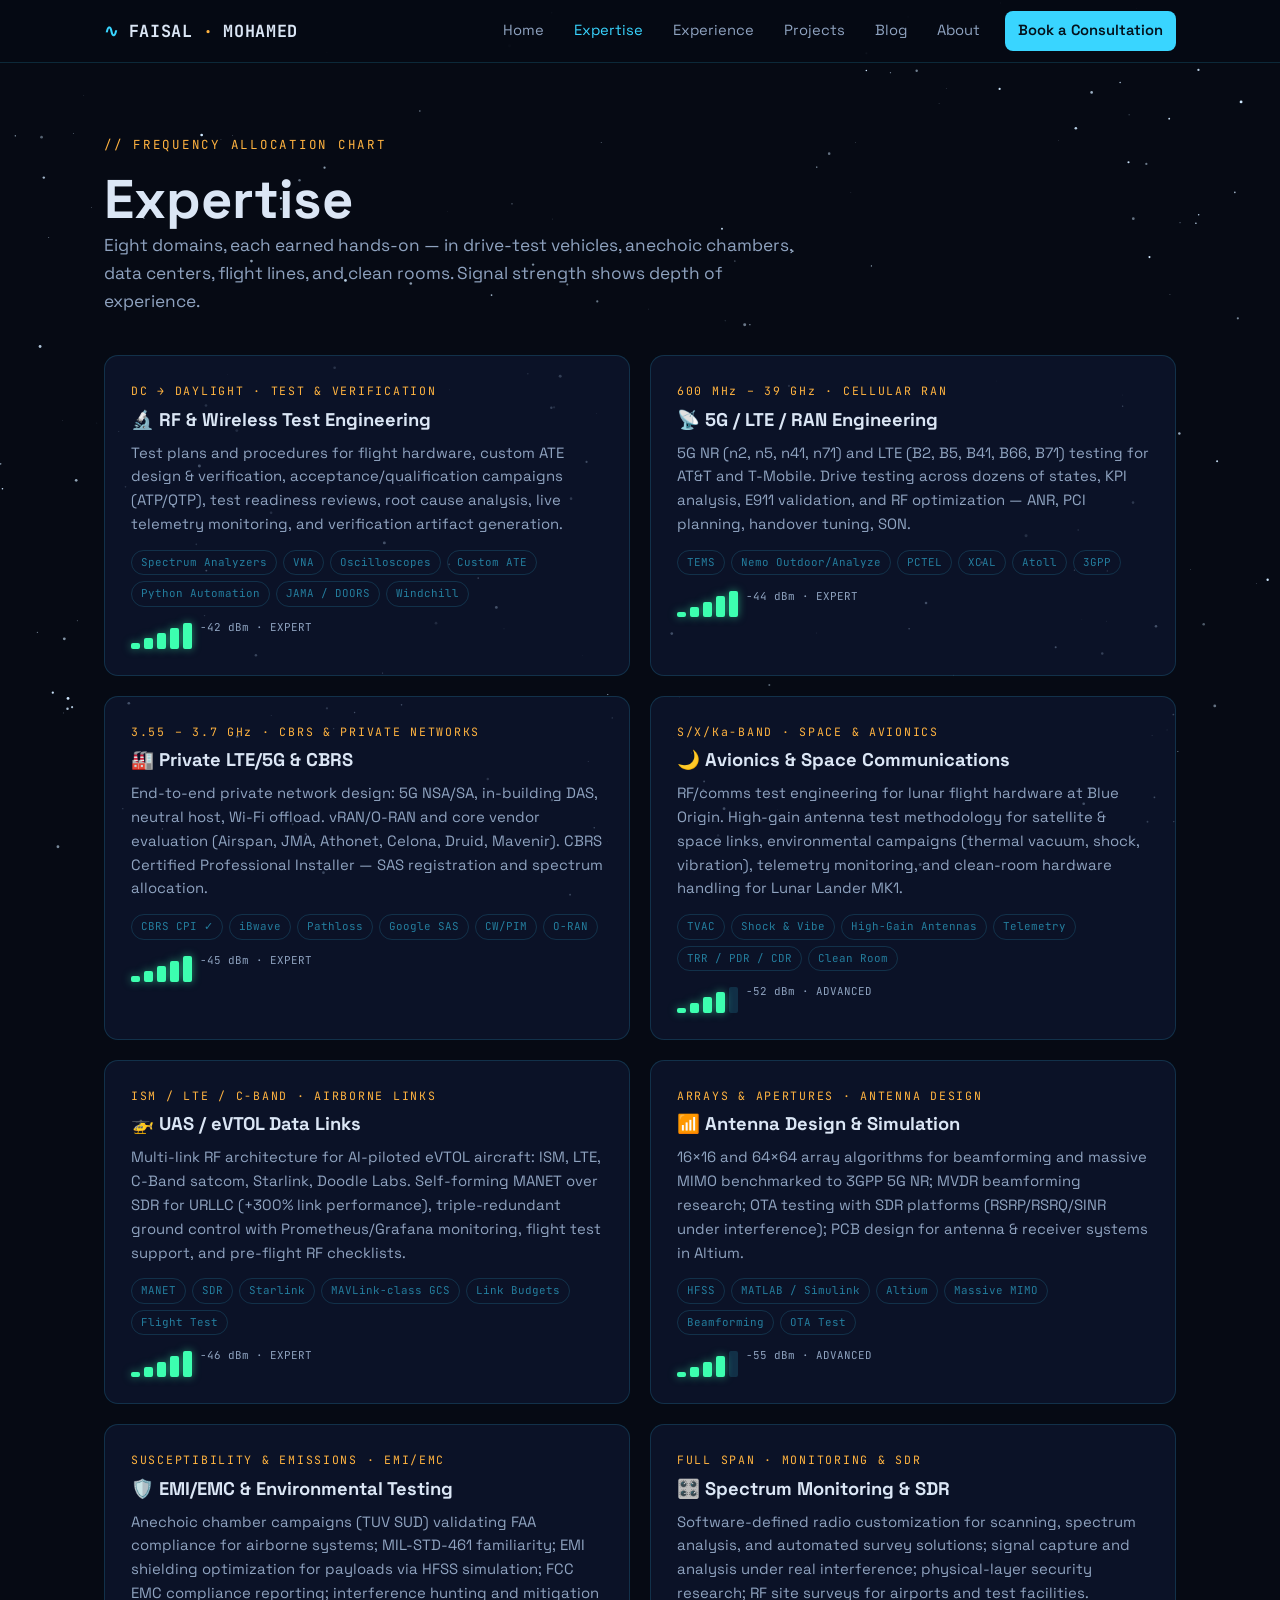
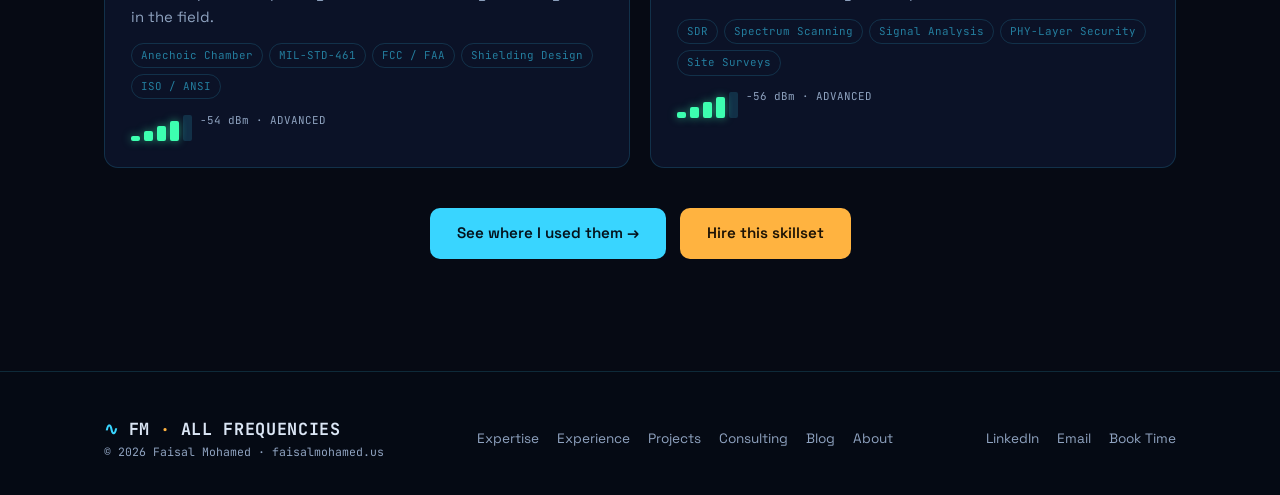
<file: expertise.html>
<!DOCTYPE html>
<html lang="en">
<head>
<meta charset="UTF-8">
<meta name="viewport" content="width=device-width, initial-scale=1.0">
<title>Expertise — Faisal Mohamed | RF, 5G, Antennas, Space Comms</title>
<meta name="description" content="Eight engineering domains: RF test, 5G/LTE RAN, private networks & CBRS, avionics & space comms, UAS data links, antenna design, EMI/EMC, spectrum monitoring & SDR.">
<link rel="preconnect" href="https://fonts.googleapis.com">
<link href="https://fonts.googleapis.com/css2?family=Space+Grotesk:wght@400;500;700&family=JetBrains+Mono:wght@400;700&display=swap" rel="stylesheet">
<link rel="stylesheet" href="style.css">
</head>
<body>
<canvas id="starfield"></canvas>

<header class="site">
  <div class="wrap">
    <a class="logo" href="index.html"><span class="wave">∿</span>FAISAL<span class="dot">·</span>MOHAMED</a>
    <button id="navToggle" aria-label="Menu">☰</button>
    <nav class="main">
      <a href="index.html">Home</a>
      <a href="expertise.html">Expertise</a>
      <a href="experience.html">Experience</a>
      <a href="projects.html">Projects</a>
      <a href="blog.html">Blog</a>
      <a href="about.html">About</a>
      <a href="consulting.html" class="cta">Book a Consultation</a>
    </nav>
  </div>
</header>

<main>
<section>
  <div class="wrap">
    <p class="kicker">// Frequency Allocation Chart</p>
    <h1>Expertise</h1>
    <p class="lead" style="margin-bottom:40px">Eight domains, each earned hands-on — in drive-test vehicles, anechoic chambers, data centers, flight lines, and clean rooms. Signal strength shows depth of experience.</p>

    <div class="grid cols-2">

      <div class="card reveal" id="test">
        <div class="freq">DC → DAYLIGHT · TEST &amp; VERIFICATION</div>
        <h3>🔬 RF &amp; Wireless Test Engineering</h3>
        <p>Test plans and procedures for flight hardware, custom ATE design &amp; verification, acceptance/qualification campaigns (ATP/QTP), test readiness reviews, root cause analysis, live telemetry monitoring, and verification artifact generation.</p>
        <div class="tools">
          <span class="tag">Spectrum Analyzers</span><span class="tag">VNA</span><span class="tag">Oscilloscopes</span><span class="tag">Custom ATE</span><span class="tag">Python Automation</span><span class="tag">JAMA / DOORS</span><span class="tag">Windchill</span>
        </div>
        <div style="display:flex;align-items:center"><div class="rssi" data-level="5"><i></i><i></i><i></i><i></i><i></i></div><span class="rssi-lbl">-42 dBm · EXPERT</span></div>
      </div>

      <div class="card reveal" id="ran">
        <div class="freq">600 MHz – 39 GHz · CELLULAR RAN</div>
        <h3>📡 5G / LTE / RAN Engineering</h3>
        <p>5G NR (n2, n5, n41, n71) and LTE (B2, B5, B41, B66, B71) testing for AT&amp;T and T-Mobile. Drive testing across dozens of states, KPI analysis, E911 validation, and RF optimization — ANR, PCI planning, handover tuning, SON.</p>
        <div class="tools">
          <span class="tag">TEMS</span><span class="tag">Nemo Outdoor/Analyze</span><span class="tag">PCTEL</span><span class="tag">XCAL</span><span class="tag">Atoll</span><span class="tag">3GPP</span>
        </div>
        <div style="display:flex;align-items:center"><div class="rssi" data-level="5"><i></i><i></i><i></i><i></i><i></i></div><span class="rssi-lbl">-44 dBm · EXPERT</span></div>
      </div>

      <div class="card reveal" id="private">
        <div class="freq">3.55 – 3.7 GHz · CBRS &amp; PRIVATE NETWORKS</div>
        <h3>🏭 Private LTE/5G &amp; CBRS</h3>
        <p>End-to-end private network design: 5G NSA/SA, in-building DAS, neutral host, Wi-Fi offload. vRAN/O-RAN and core vendor evaluation (Airspan, JMA, Athonet, Celona, Druid, Mavenir). CBRS Certified Professional Installer — SAS registration and spectrum allocation.</p>
        <div class="tools">
          <span class="tag">CBRS CPI ✓</span><span class="tag">iBwave</span><span class="tag">Pathloss</span><span class="tag">Google SAS</span><span class="tag">CW/PIM</span><span class="tag">O-RAN</span>
        </div>
        <div style="display:flex;align-items:center"><div class="rssi" data-level="5"><i></i><i></i><i></i><i></i><i></i></div><span class="rssi-lbl">-45 dBm · EXPERT</span></div>
      </div>

      <div class="card reveal" id="space">
        <div class="freq">S/X/Ka-BAND · SPACE &amp; AVIONICS</div>
        <h3>🌙 Avionics &amp; Space Communications</h3>
        <p>RF/comms test engineering for lunar flight hardware at Blue Origin. High-gain antenna test methodology for satellite &amp; space links, environmental campaigns (thermal vacuum, shock, vibration), telemetry monitoring, and clean-room hardware handling for Lunar Lander MK1.</p>
        <div class="tools">
          <span class="tag">TVAC</span><span class="tag">Shock &amp; Vibe</span><span class="tag">High-Gain Antennas</span><span class="tag">Telemetry</span><span class="tag">TRR / PDR / CDR</span><span class="tag">Clean Room</span>
        </div>
        <div style="display:flex;align-items:center"><div class="rssi" data-level="4"><i></i><i></i><i></i><i></i><i></i></div><span class="rssi-lbl">-52 dBm · ADVANCED</span></div>
      </div>

      <div class="card reveal" id="uas">
        <div class="freq">ISM / LTE / C-BAND · AIRBORNE LINKS</div>
        <h3>🚁 UAS / eVTOL Data Links</h3>
        <p>Multi-link RF architecture for AI-piloted eVTOL aircraft: ISM, LTE, C-Band satcom, Starlink, Doodle Labs. Self-forming MANET over SDR for URLLC (+300% link performance), triple-redundant ground control with Prometheus/Grafana monitoring, flight test support, and pre-flight RF checklists.</p>
        <div class="tools">
          <span class="tag">MANET</span><span class="tag">SDR</span><span class="tag">Starlink</span><span class="tag">MAVLink-class GCS</span><span class="tag">Link Budgets</span><span class="tag">Flight Test</span>
        </div>
        <div style="display:flex;align-items:center"><div class="rssi" data-level="5"><i></i><i></i><i></i><i></i><i></i></div><span class="rssi-lbl">-46 dBm · EXPERT</span></div>
      </div>

      <div class="card reveal" id="antenna">
        <div class="freq">ARRAYS &amp; APERTURES · ANTENNA DESIGN</div>
        <h3>📶 Antenna Design &amp; Simulation</h3>
        <p>16×16 and 64×64 array algorithms for beamforming and massive MIMO benchmarked to 3GPP 5G NR; MVDR beamforming research; OTA testing with SDR platforms (RSRP/RSRQ/SINR under interference); PCB design for antenna &amp; receiver systems in Altium.</p>
        <div class="tools">
          <span class="tag">HFSS</span><span class="tag">MATLAB / Simulink</span><span class="tag">Altium</span><span class="tag">Massive MIMO</span><span class="tag">Beamforming</span><span class="tag">OTA Test</span>
        </div>
        <div style="display:flex;align-items:center"><div class="rssi" data-level="4"><i></i><i></i><i></i><i></i><i></i></div><span class="rssi-lbl">-55 dBm · ADVANCED</span></div>
      </div>

      <div class="card reveal" id="emc">
        <div class="freq">SUSCEPTIBILITY &amp; EMISSIONS · EMI/EMC</div>
        <h3>🛡️ EMI/EMC &amp; Environmental Testing</h3>
        <p>Anechoic chamber campaigns (TUV SUD) validating FAA compliance for airborne systems; MIL-STD-461 familiarity; EMI shielding optimization for payloads via HFSS simulation; FCC EMC compliance reporting; interference hunting and mitigation in the field.</p>
        <div class="tools">
          <span class="tag">Anechoic Chamber</span><span class="tag">MIL-STD-461</span><span class="tag">FCC / FAA</span><span class="tag">Shielding Design</span><span class="tag">ISO / ANSI</span>
        </div>
        <div style="display:flex;align-items:center"><div class="rssi" data-level="4"><i></i><i></i><i></i><i></i><i></i></div><span class="rssi-lbl">-54 dBm · ADVANCED</span></div>
      </div>

      <div class="card reveal" id="sdr">
        <div class="freq">FULL SPAN · MONITORING &amp; SDR</div>
        <h3>🎛️ Spectrum Monitoring &amp; SDR</h3>
        <p>Software-defined radio customization for scanning, spectrum analysis, and automated survey solutions; signal capture and analysis under real interference; physical-layer security research; RF site surveys for airports and test facilities.</p>
        <div class="tools">
          <span class="tag">SDR</span><span class="tag">Spectrum Scanning</span><span class="tag">Signal Analysis</span><span class="tag">PHY-Layer Security</span><span class="tag">Site Surveys</span>
        </div>
        <div style="display:flex;align-items:center"><div class="rssi" data-level="4"><i></i><i></i><i></i><i></i><i></i></div><span class="rssi-lbl">-56 dBm · ADVANCED</span></div>
      </div>

    </div>

    <div style="text-align:center;margin-top:40px" class="reveal">
      <a class="btn primary" href="experience.html">See where I used them →</a>
      <a class="btn amber" href="consulting.html" style="margin-left:10px">Hire this skillset</a>
    </div>
  </div>
</section>
</main>

<footer class="site">
  <div class="wrap">
    <div>
      <div class="logo"><span class="wave">∿</span>FM<span class="dot">·</span>ALL FREQUENCIES</div>
      <div class="fine">© 2026 Faisal Mohamed · faisalmohamed.us</div>
    </div>
    <nav>
      <a href="expertise.html">Expertise</a>
      <a href="experience.html">Experience</a>
      <a href="projects.html">Projects</a>
      <a href="consulting.html">Consulting</a>
      <a href="blog.html">Blog</a>
      <a href="about.html">About</a>
    </nav>
    <nav>
      <a href="https://www.linkedin.com/in/faisal4allfrequencies" target="_blank" rel="noopener">LinkedIn</a>
      <a href="mailto:hireme@faisalmohamed.us">Email</a>
      <a href="https://outlook.office.com/bookwithme/user/b26dcd0c47854907a6004867aa557a21@faisalmohamed.us?anonymous&amp;ismsaljsauthenabled&amp;ep=pcard" target="_blank" rel="noopener">Book Time</a>
    </nav>
  </div>
</footer>

<script src="main.js"></script>
</body>
</html>
</file>
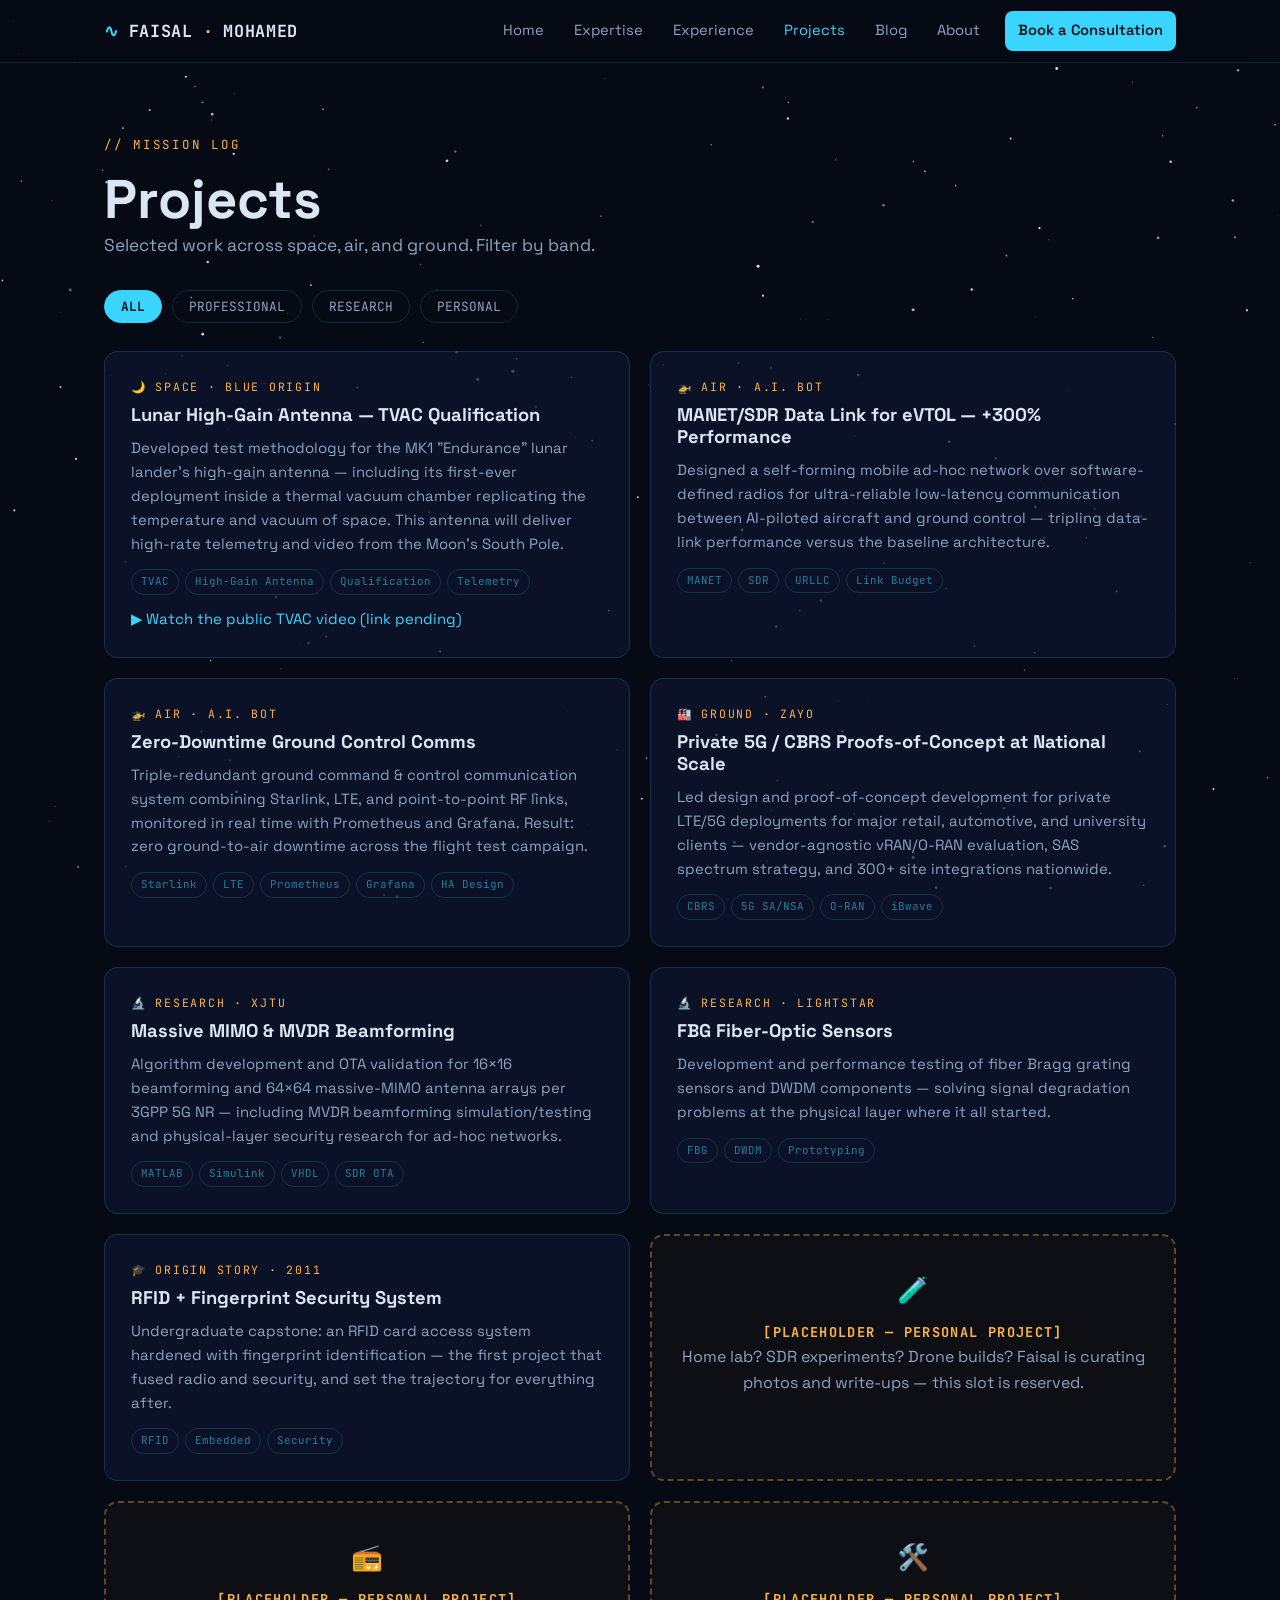
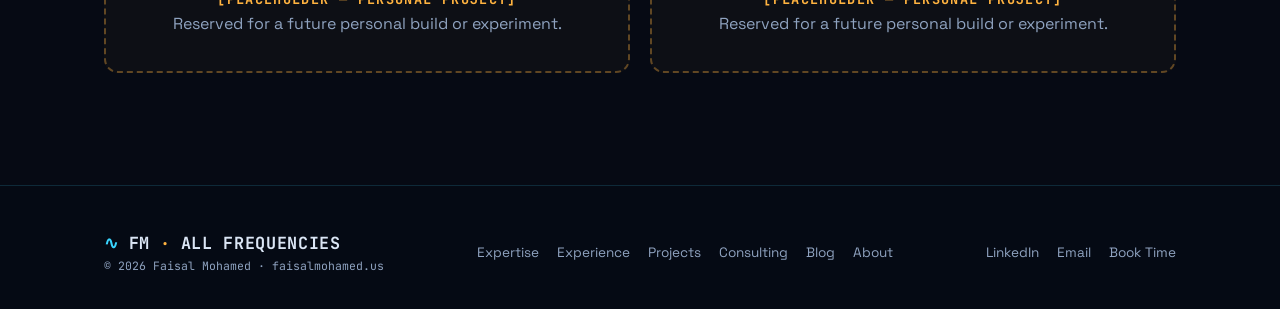
<file: projects.html>
<!DOCTYPE html>
<html lang="en">
<head>
<meta charset="UTF-8">
<meta name="viewport" content="width=device-width, initial-scale=1.0">
<title>Projects — Faisal Mohamed | RF & Wireless Portfolio</title>
<meta name="description" content="Selected projects: lunar high-gain antenna TVAC testing, MANET/SDR data links for eVTOL, private 5G CBRS deployments, massive MIMO research, and more.">
<link rel="preconnect" href="https://fonts.googleapis.com">
<link href="https://fonts.googleapis.com/css2?family=Space+Grotesk:wght@400;500;700&family=JetBrains+Mono:wght@400;700&display=swap" rel="stylesheet">
<link rel="stylesheet" href="style.css">
</head>
<body>
<canvas id="starfield"></canvas>

<header class="site">
  <div class="wrap">
    <a class="logo" href="index.html"><span class="wave">∿</span>FAISAL<span class="dot">·</span>MOHAMED</a>
    <button id="navToggle" aria-label="Menu">☰</button>
    <nav class="main">
      <a href="index.html">Home</a>
      <a href="expertise.html">Expertise</a>
      <a href="experience.html">Experience</a>
      <a href="projects.html">Projects</a>
      <a href="blog.html">Blog</a>
      <a href="about.html">About</a>
      <a href="consulting.html" class="cta">Book a Consultation</a>
    </nav>
  </div>
</header>

<main>
<section>
  <div class="wrap">
    <p class="kicker">// Mission Log</p>
    <h1>Projects</h1>
    <p class="lead" style="margin-bottom:30px">Selected work across space, air, and ground. Filter by band.</p>

    <div class="filterbar">
      <button class="active" data-f="all">ALL</button>
      <button data-f="pro">PROFESSIONAL</button>
      <button data-f="research">RESEARCH</button>
      <button data-f="personal">PERSONAL</button>
    </div>

    <div class="grid cols-2" id="projGrid">

      <div class="card reveal" data-cat="pro">
        <div class="freq">🌙 SPACE · BLUE ORIGIN</div>
        <h3>Lunar High-Gain Antenna — TVAC Qualification</h3>
        <p>Developed test methodology for the MK1 "Endurance" lunar lander's high-gain antenna — including its first-ever deployment inside a thermal vacuum chamber replicating the temperature and vacuum of space. This antenna will deliver high-rate telemetry and video from the Moon's South Pole.</p>
        <div class="tools"><span class="tag">TVAC</span><span class="tag">High-Gain Antenna</span><span class="tag">Qualification</span><span class="tag">Telemetry</span></div>
        <p style="margin-top:12px"><a href="#" title="PLACEHOLDER — add Blue Origin public video URL">▶ Watch the public TVAC video (link pending)</a></p>
      </div>

      <div class="card reveal" data-cat="pro">
        <div class="freq">🚁 AIR · A.I. BOT</div>
        <h3>MANET/SDR Data Link for eVTOL — +300% Performance</h3>
        <p>Designed a self-forming mobile ad-hoc network over software-defined radios for ultra-reliable low-latency communication between AI-piloted aircraft and ground control — tripling data-link performance versus the baseline architecture.</p>
        <div class="tools"><span class="tag">MANET</span><span class="tag">SDR</span><span class="tag">URLLC</span><span class="tag">Link Budget</span></div>
      </div>

      <div class="card reveal" data-cat="pro">
        <div class="freq">🚁 AIR · A.I. BOT</div>
        <h3>Zero-Downtime Ground Control Comms</h3>
        <p>Triple-redundant ground command &amp; control communication system combining Starlink, LTE, and point-to-point RF links, monitored in real time with Prometheus and Grafana. Result: zero ground-to-air downtime across the flight test campaign.</p>
        <div class="tools"><span class="tag">Starlink</span><span class="tag">LTE</span><span class="tag">Prometheus</span><span class="tag">Grafana</span><span class="tag">HA Design</span></div>
      </div>

      <div class="card reveal" data-cat="pro">
        <div class="freq">🏭 GROUND · ZAYO</div>
        <h3>Private 5G / CBRS Proofs-of-Concept at National Scale</h3>
        <p>Led design and proof-of-concept development for private LTE/5G deployments for major retail, automotive, and university clients — vendor-agnostic vRAN/O-RAN evaluation, SAS spectrum strategy, and 300+ site integrations nationwide.</p>
        <div class="tools"><span class="tag">CBRS</span><span class="tag">5G SA/NSA</span><span class="tag">O-RAN</span><span class="tag">iBwave</span></div>
      </div>

      <div class="card reveal" data-cat="research">
        <div class="freq">🔬 RESEARCH · XJTU</div>
        <h3>Massive MIMO &amp; MVDR Beamforming</h3>
        <p>Algorithm development and OTA validation for 16×16 beamforming and 64×64 massive-MIMO antenna arrays per 3GPP 5G NR — including MVDR beamforming simulation/testing and physical-layer security research for ad-hoc networks.</p>
        <div class="tools"><span class="tag">MATLAB</span><span class="tag">Simulink</span><span class="tag">VHDL</span><span class="tag">SDR OTA</span></div>
      </div>

      <div class="card reveal" data-cat="research">
        <div class="freq">🔬 RESEARCH · LIGHTSTAR</div>
        <h3>FBG Fiber-Optic Sensors</h3>
        <p>Development and performance testing of fiber Bragg grating sensors and DWDM components — solving signal degradation problems at the physical layer where it all started.</p>
        <div class="tools"><span class="tag">FBG</span><span class="tag">DWDM</span><span class="tag">Prototyping</span></div>
      </div>

      <div class="card reveal" data-cat="personal">
        <div class="freq">🎓 ORIGIN STORY · 2011</div>
        <h3>RFID + Fingerprint Security System</h3>
        <p>Undergraduate capstone: an RFID card access system hardened with fingerprint identification — the first project that fused radio and security, and set the trajectory for everything after.</p>
        <div class="tools"><span class="tag">RFID</span><span class="tag">Embedded</span><span class="tag">Security</span></div>
      </div>

      <div class="placeholder reveal" data-cat="personal">
        <span class="ph-icon">🧪</span>
        <strong>[PLACEHOLDER — PERSONAL PROJECT]</strong>
        <p>Home lab? SDR experiments? Drone builds? Faisal is curating photos and write-ups — this slot is reserved.</p>
      </div>

      <div class="placeholder reveal" data-cat="personal">
        <span class="ph-icon">📻</span>
        <strong>[PLACEHOLDER — PERSONAL PROJECT]</strong>
        <p>Reserved for a future personal build or experiment.</p>
      </div>

      <div class="placeholder reveal" data-cat="personal">
        <span class="ph-icon">🛠️</span>
        <strong>[PLACEHOLDER — PERSONAL PROJECT]</strong>
        <p>Reserved for a future personal build or experiment.</p>
      </div>

    </div>
  </div>
</section>
</main>

<footer class="site">
  <div class="wrap">
    <div>
      <div class="logo"><span class="wave">∿</span>FM<span class="dot">·</span>ALL FREQUENCIES</div>
      <div class="fine">© 2026 Faisal Mohamed · faisalmohamed.us</div>
    </div>
    <nav>
      <a href="expertise.html">Expertise</a>
      <a href="experience.html">Experience</a>
      <a href="projects.html">Projects</a>
      <a href="consulting.html">Consulting</a>
      <a href="blog.html">Blog</a>
      <a href="about.html">About</a>
    </nav>
    <nav>
      <a href="https://www.linkedin.com/in/faisal4allfrequencies" target="_blank" rel="noopener">LinkedIn</a>
      <a href="mailto:hireme@faisalmohamed.us">Email</a>
      <a href="https://outlook.office.com/bookwithme/user/b26dcd0c47854907a6004867aa557a21@faisalmohamed.us?anonymous&amp;ismsaljsauthenabled&amp;ep=pcard" target="_blank" rel="noopener">Book Time</a>
    </nav>
  </div>
</footer>

<script src="main.js"></script>
<script>
// project filter
document.querySelectorAll(".filterbar button").forEach(btn => {
  btn.addEventListener("click", () => {
    document.querySelectorAll(".filterbar button").forEach(b => b.classList.remove("active"));
    btn.classList.add("active");
    const f = btn.dataset.f;
    document.querySelectorAll("#projGrid > [data-cat]").forEach(card => {
      card.style.display = (f === "all" || card.dataset.cat === f) ? "" : "none";
    });
  });
});
</script>
</body>
</html>
</file>
<file: style.css>
/* ============================================================
   faisalmohamed.us — "All Frequencies" theme
   Dark space / RF spectrum design system
   ============================================================ */

:root {
  --bg: #060a14;
  --bg-2: #0a1020;
  --bg-3: #0e1730;
  --panel: rgba(14, 23, 48, 0.72);
  --line: rgba(57, 213, 255, 0.16);
  --cyan: #39d5ff;
  --cyan-dim: rgba(57, 213, 255, 0.55);
  --amber: #ffb340;
  --green: #3dffb0;
  --text: #dbe6f5;
  --text-dim: #8fa3c0;
  --mono: "JetBrains Mono", ui-monospace, "Cascadia Mono", Consolas, monospace;
  --sans: "Space Grotesk", system-ui, -apple-system, "Segoe UI", sans-serif;
  --radius: 14px;
  --maxw: 1120px;
}

* { margin: 0; padding: 0; box-sizing: border-box; }

html { scroll-behavior: smooth; }

body {
  background: var(--bg);
  color: var(--text);
  font-family: var(--sans);
  line-height: 1.6;
  overflow-x: hidden;
}

::selection { background: var(--cyan); color: #04121c; }

a { color: var(--cyan); text-decoration: none; }
a:hover { text-decoration: underline; }

/* ---------- Starfield canvas ---------- */
#starfield {
  position: fixed;
  inset: 0;
  z-index: -1;
  display: block;
}

/* ---------- Layout ---------- */
.wrap { max-width: var(--maxw); margin: 0 auto; padding: 0 24px; }

section { padding: 72px 0; position: relative; }

/* ---------- Header / nav ---------- */
header.site {
  position: sticky;
  top: 0;
  z-index: 50;
  backdrop-filter: blur(12px);
  background: rgba(6, 10, 20, 0.78);
  border-bottom: 1px solid var(--line);
}
header.site .wrap {
  display: flex;
  align-items: center;
  justify-content: space-between;
  height: 62px;
}
.logo {
  font-family: var(--mono);
  font-weight: 700;
  font-size: 1.05rem;
  letter-spacing: 0.04em;
  color: var(--text);
  display: flex;
  align-items: center;
  gap: 10px;
}
.logo:hover { text-decoration: none; }
.logo .wave { color: var(--cyan); }
.logo .dot { color: var(--amber); }

nav.main { display: flex; gap: 4px; align-items: center; }
nav.main a {
  color: var(--text-dim);
  font-size: 0.92rem;
  padding: 8px 13px;
  border-radius: 8px;
  transition: color 0.2s, background 0.2s;
}
nav.main a:hover { color: var(--cyan); background: rgba(57,213,255,0.07); text-decoration: none; }
nav.main a.active { color: var(--cyan); }
nav.main a.cta {
  color: #04121c;
  background: var(--cyan);
  font-weight: 600;
  margin-left: 8px;
}
nav.main a.cta:hover { background: #6ee2ff; color: #04121c; }

/* Mobile nav */
#navToggle { display: none; background: none; border: 1px solid var(--line); color: var(--cyan); font-size: 1.2rem; padding: 4px 12px; border-radius: 8px; cursor: pointer; }
@media (max-width: 860px) {
  #navToggle { display: block; }
  nav.main {
    display: none;
    position: absolute;
    top: 62px; left: 0; right: 0;
    flex-direction: column;
    align-items: stretch;
    background: rgba(6,10,20,0.97);
    border-bottom: 1px solid var(--line);
    padding: 12px 20px 18px;
  }
  nav.main.open { display: flex; }
  nav.main a.cta { margin-left: 0; text-align: center; margin-top: 6px; }
}

/* ---------- Type ---------- */
h1, h2, h3 { line-height: 1.2; font-weight: 700; }
h1 { font-size: clamp(2rem, 5vw, 3.4rem); }
h2 { font-size: clamp(1.5rem, 3vw, 2.1rem); margin-bottom: 18px; }
h3 { font-size: 1.15rem; }

.kicker {
  font-family: var(--mono);
  font-size: 0.78rem;
  letter-spacing: 0.22em;
  text-transform: uppercase;
  color: var(--amber);
  margin-bottom: 12px;
}
.lead { color: var(--text-dim); font-size: 1.08rem; max-width: 700px; }

/* ---------- Hero ---------- */
.hero {
  min-height: calc(100vh - 62px);
  display: flex;
  flex-direction: column;
  justify-content: center;
  padding: 40px 0 0;
}
.hero .status {
  display: inline-flex;
  align-items: center;
  gap: 8px;
  font-family: var(--mono);
  font-size: 0.8rem;
  color: var(--green);
  border: 1px solid rgba(61,255,176,0.25);
  background: rgba(61,255,176,0.06);
  padding: 5px 14px;
  border-radius: 100px;
  width: fit-content;
  margin-bottom: 22px;
}
.hero .status::before {
  content: "";
  width: 8px; height: 8px;
  border-radius: 50%;
  background: var(--green);
  animation: pulse 2s infinite;
}
@keyframes pulse { 0%,100% { opacity: 1; } 50% { opacity: 0.35; } }

.hero h1 .accent { color: var(--cyan); }
.hero .tagline {
  font-family: var(--mono);
  color: var(--amber);
  margin: 14px 0 10px;
  font-size: clamp(0.95rem, 2vw, 1.15rem);
}
.hero .lead { margin-bottom: 30px; }

.btn-row { display: flex; gap: 14px; flex-wrap: wrap; margin-bottom: 20px; }
.btn {
  display: inline-block;
  padding: 12px 26px;
  border-radius: 10px;
  font-weight: 600;
  font-size: 0.95rem;
  transition: transform 0.15s, box-shadow 0.2s, background 0.2s;
  border: 1px solid transparent;
}
.btn:hover { text-decoration: none; transform: translateY(-2px); }
.btn.primary { background: var(--cyan); color: #04121c; }
.btn.primary:hover { box-shadow: 0 6px 24px rgba(57,213,255,0.35); }
.btn.ghost { border-color: var(--line); color: var(--cyan); background: rgba(57,213,255,0.05); }
.btn.amber { background: var(--amber); color: #1c1204; }
.btn.amber:hover { box-shadow: 0 6px 24px rgba(255,179,64,0.35); }

/* ---------- Spectrum analyzer hero nav ---------- */
.spectrum-box {
  margin-top: 26px;
  border: 1px solid var(--line);
  border-radius: var(--radius);
  background: var(--panel);
  padding: 18px 18px 8px;
  position: relative;
}
.spectrum-box .label {
  font-family: var(--mono);
  font-size: 0.72rem;
  color: var(--text-dim);
  letter-spacing: 0.15em;
  display: flex;
  justify-content: space-between;
  margin-bottom: 6px;
}
#spectrum { width: 100%; height: 190px; display: block; cursor: pointer; }
.spectrum-hint {
  text-align: center;
  font-family: var(--mono);
  font-size: 0.75rem;
  color: var(--text-dim);
  padding: 6px 0 8px;
}
#bandTip {
  position: absolute;
  pointer-events: none;
  background: #04121c;
  border: 1px solid var(--cyan);
  color: var(--cyan);
  font-family: var(--mono);
  font-size: 0.78rem;
  padding: 6px 12px;
  border-radius: 8px;
  transform: translate(-50%, -130%);
  white-space: nowrap;
  opacity: 0;
  transition: opacity 0.15s;
  z-index: 5;
}

/* ---------- Employer strip ---------- */
.employers {
  display: flex;
  flex-wrap: wrap;
  gap: 12px 34px;
  align-items: center;
  padding: 26px 0;
  border-top: 1px solid var(--line);
  margin-top: 40px;
}
.employers span {
  font-family: var(--mono);
  color: var(--text-dim);
  font-size: 0.95rem;
  letter-spacing: 0.06em;
}
.employers .lbl { font-size: 0.72rem; text-transform: uppercase; letter-spacing: 0.2em; color: var(--amber); }

/* ---------- Cards ---------- */
.grid { display: grid; gap: 20px; }
.grid.cols-3 { grid-template-columns: repeat(auto-fill, minmax(300px, 1fr)); }
.grid.cols-2 { grid-template-columns: repeat(auto-fill, minmax(400px, 1fr)); }
@media (max-width: 640px) { .grid.cols-2 { grid-template-columns: 1fr; } }

.card {
  background: var(--panel);
  border: 1px solid var(--line);
  border-radius: var(--radius);
  padding: 26px;
  transition: transform 0.2s, border-color 0.2s, box-shadow 0.25s;
  position: relative;
  overflow: hidden;
}
.card:hover {
  transform: translateY(-4px);
  border-color: rgba(57,213,255,0.45);
  box-shadow: 0 10px 40px rgba(57,213,255,0.08);
}
.card .freq {
  font-family: var(--mono);
  font-size: 0.72rem;
  color: var(--amber);
  letter-spacing: 0.15em;
  margin-bottom: 8px;
}
.card h3 { margin-bottom: 10px; }
.card p { color: var(--text-dim); font-size: 0.93rem; }
.card .tools {
  margin-top: 14px;
  display: flex;
  flex-wrap: wrap;
  gap: 6px;
}
.tag {
  font-family: var(--mono);
  font-size: 0.68rem;
  color: var(--cyan-dim);
  border: 1px solid var(--line);
  padding: 3px 9px;
  border-radius: 100px;
}

/* RSSI signal-strength meter */
.rssi { display: flex; gap: 4px; align-items: flex-end; height: 26px; margin-top: 16px; }
.rssi i {
  width: 9px;
  background: rgba(57,213,255,0.15);
  border-radius: 2px;
  transition: background 0.4s;
}
.rssi i:nth-child(1){height:20%} .rssi i:nth-child(2){height:40%}
.rssi i:nth-child(3){height:60%} .rssi i:nth-child(4){height:80%}
.rssi i:nth-child(5){height:100%}
.rssi.lit i.on { background: var(--green); box-shadow: 0 0 8px rgba(61,255,176,0.5); }
.rssi-lbl { font-family: var(--mono); font-size: 0.68rem; color: var(--text-dim); margin-left: 8px; }

/* ---------- Waveform divider ---------- */
.wave-divider { width: 100%; height: 46px; overflow: hidden; opacity: 0.5; }
.wave-divider svg { width: 200%; height: 100%; animation: waveslide 9s linear infinite; }
@keyframes waveslide { from { transform: translateX(0); } to { transform: translateX(-50%); } }
@media (prefers-reduced-motion: reduce) {
  .wave-divider svg { animation: none; }
  html { scroll-behavior: auto; }
}

/* ---------- Timeline ---------- */
.timeline { position: relative; margin-left: 18px; }
.timeline::before {
  content: "";
  position: absolute;
  left: 0; top: 6px; bottom: 6px;
  width: 2px;
  background: linear-gradient(var(--cyan), var(--amber));
  opacity: 0.35;
}
.tnode {
  position: relative;
  padding: 0 0 42px 34px;
  opacity: 0;
  transform: translateY(24px);
  transition: opacity 0.6s, transform 0.6s;
}
.tnode.vis { opacity: 1; transform: none; }
.tnode::before {
  content: "";
  position: absolute;
  left: -7px; top: 6px;
  width: 14px; height: 14px;
  border-radius: 50%;
  background: var(--bg);
  border: 3px solid var(--cyan);
  box-shadow: 0 0 12px rgba(57,213,255,0.6);
}
.tnode .period { font-family: var(--mono); font-size: 0.78rem; color: var(--amber); }
.tnode h3 { margin: 4px 0 2px; }
.tnode .org { color: var(--cyan); font-size: 0.95rem; margin-bottom: 10px; }
.tnode ul { margin: 8px 0 0 18px; color: var(--text-dim); font-size: 0.93rem; }
.tnode li { margin-bottom: 5px; }

/* ---------- Filter bar ---------- */
.filterbar { display: flex; gap: 10px; flex-wrap: wrap; margin-bottom: 28px; }
.filterbar button {
  font-family: var(--mono);
  font-size: 0.8rem;
  background: none;
  border: 1px solid var(--line);
  color: var(--text-dim);
  padding: 7px 16px;
  border-radius: 100px;
  cursor: pointer;
  transition: all 0.2s;
}
.filterbar button:hover { color: var(--cyan); border-color: var(--cyan-dim); }
.filterbar button.active { background: var(--cyan); color: #04121c; border-color: var(--cyan); font-weight: 700; }

/* ---------- Placeholder blocks ---------- */
.placeholder {
  border: 2px dashed rgba(255,179,64,0.35);
  border-radius: var(--radius);
  padding: 34px 26px;
  text-align: center;
  color: var(--text-dim);
  background: rgba(255,179,64,0.03);
}
.placeholder .ph-icon { font-size: 1.6rem; margin-bottom: 8px; display: block; }
.placeholder strong { color: var(--amber); font-family: var(--mono); font-size: 0.85rem; letter-spacing: 0.1em; }

/* ---------- Forms ---------- */
form.contact { display: grid; gap: 14px; max-width: 560px; }
form.contact input, form.contact textarea {
  background: var(--bg-2);
  border: 1px solid var(--line);
  border-radius: 10px;
  padding: 13px 16px;
  color: var(--text);
  font-family: var(--sans);
  font-size: 0.95rem;
}
form.contact input:focus, form.contact textarea:focus {
  outline: none;
  border-color: var(--cyan);
  box-shadow: 0 0 0 3px rgba(57,213,255,0.12);
}

/* ---------- Blog list ---------- */
.post-item {
  display: block;
  padding: 24px 26px;
  border: 1px solid var(--line);
  border-radius: var(--radius);
  background: var(--panel);
  margin-bottom: 16px;
  transition: transform 0.2s, border-color 0.2s;
  color: var(--text);
}
.post-item:hover { transform: translateX(6px); border-color: var(--cyan-dim); text-decoration: none; }
.post-item .meta { font-family: var(--mono); font-size: 0.75rem; color: var(--amber); margin-bottom: 6px; }
.post-item p { color: var(--text-dim); font-size: 0.92rem; margin-top: 6px; }

/* Article body */
.article { max-width: 760px; }
.article h1 { margin-bottom: 8px; }
.article .meta { font-family: var(--mono); color: var(--amber); font-size: 0.8rem; margin-bottom: 30px; }
.article-body h2 { margin-top: 34px; }
.article-body p { margin: 16px 0; color: var(--text); }
.article-body code { font-family: var(--mono); background: var(--bg-3); padding: 2px 7px; border-radius: 6px; font-size: 0.88em; color: var(--cyan); }
.article-body pre { background: var(--bg-3); padding: 18px; border-radius: 10px; overflow-x: auto; border: 1px solid var(--line); }
.article-body blockquote { border-left: 3px solid var(--amber); padding-left: 18px; color: var(--text-dim); margin: 18px 0; }
.article-body ul, .article-body ol { margin: 14px 0 14px 24px; color: var(--text); }

/* ---------- Gallery ---------- */
.gallery { display: grid; grid-template-columns: repeat(auto-fill, minmax(220px, 1fr)); gap: 14px; }
.gallery .ph-tile {
  aspect-ratio: 4/3;
  border: 2px dashed rgba(255,179,64,0.3);
  border-radius: 12px;
  display: flex;
  align-items: center;
  justify-content: center;
  color: var(--text-dim);
  font-family: var(--mono);
  font-size: 0.75rem;
  background: rgba(255,179,64,0.02);
}

/* ---------- Stats strip ---------- */
.stats { display: grid; grid-template-columns: repeat(auto-fit, minmax(160px, 1fr)); gap: 18px; }
.stat {
  text-align: center;
  padding: 22px 10px;
  border: 1px solid var(--line);
  border-radius: var(--radius);
  background: var(--panel);
}
.stat .num { font-family: var(--mono); font-size: 1.9rem; font-weight: 700; color: var(--cyan); }
.stat .lbl { font-size: 0.8rem; color: var(--text-dim); margin-top: 4px; }

/* ---------- Footer ---------- */
footer.site {
  border-top: 1px solid var(--line);
  padding: 44px 0 34px;
  margin-top: 40px;
  background: rgba(6,10,20,0.6);
}
footer.site .wrap { display: flex; flex-wrap: wrap; justify-content: space-between; gap: 24px; align-items: center; }
footer.site .fine { font-family: var(--mono); font-size: 0.72rem; color: var(--text-dim); }
footer.site nav { display: flex; gap: 18px; flex-wrap: wrap; }
footer.site nav a { color: var(--text-dim); font-size: 0.85rem; }
footer.site nav a:hover { color: var(--cyan); }

/* ---------- Scroll reveal ---------- */
.reveal { opacity: 0; transform: translateY(26px); transition: opacity 0.7s, transform 0.7s; }
.reveal.vis { opacity: 1; transform: none; }
@media (prefers-reduced-motion: reduce) {
  .reveal, .tnode { opacity: 1 !important; transform: none !important; transition: none; }
}

/* ---------- 404 terminal ---------- */
.terminal {
  max-width: 640px;
  margin: 10vh auto;
  background: #030710;
  border: 1px solid var(--line);
  border-radius: 12px;
  font-family: var(--mono);
  overflow: hidden;
}
.terminal .bar { background: var(--bg-3); padding: 8px 14px; font-size: 0.75rem; color: var(--text-dim); }
.terminal .body { padding: 26px; font-size: 0.9rem; line-height: 1.9; }
.terminal .body .err { color: #ff5c6a; }
.terminal .body .ok { color: var(--green); }
.terminal .cursor { display: inline-block; width: 9px; height: 17px; background: var(--cyan); animation: pulse 1s infinite; vertical-align: text-bottom; }
</file>
